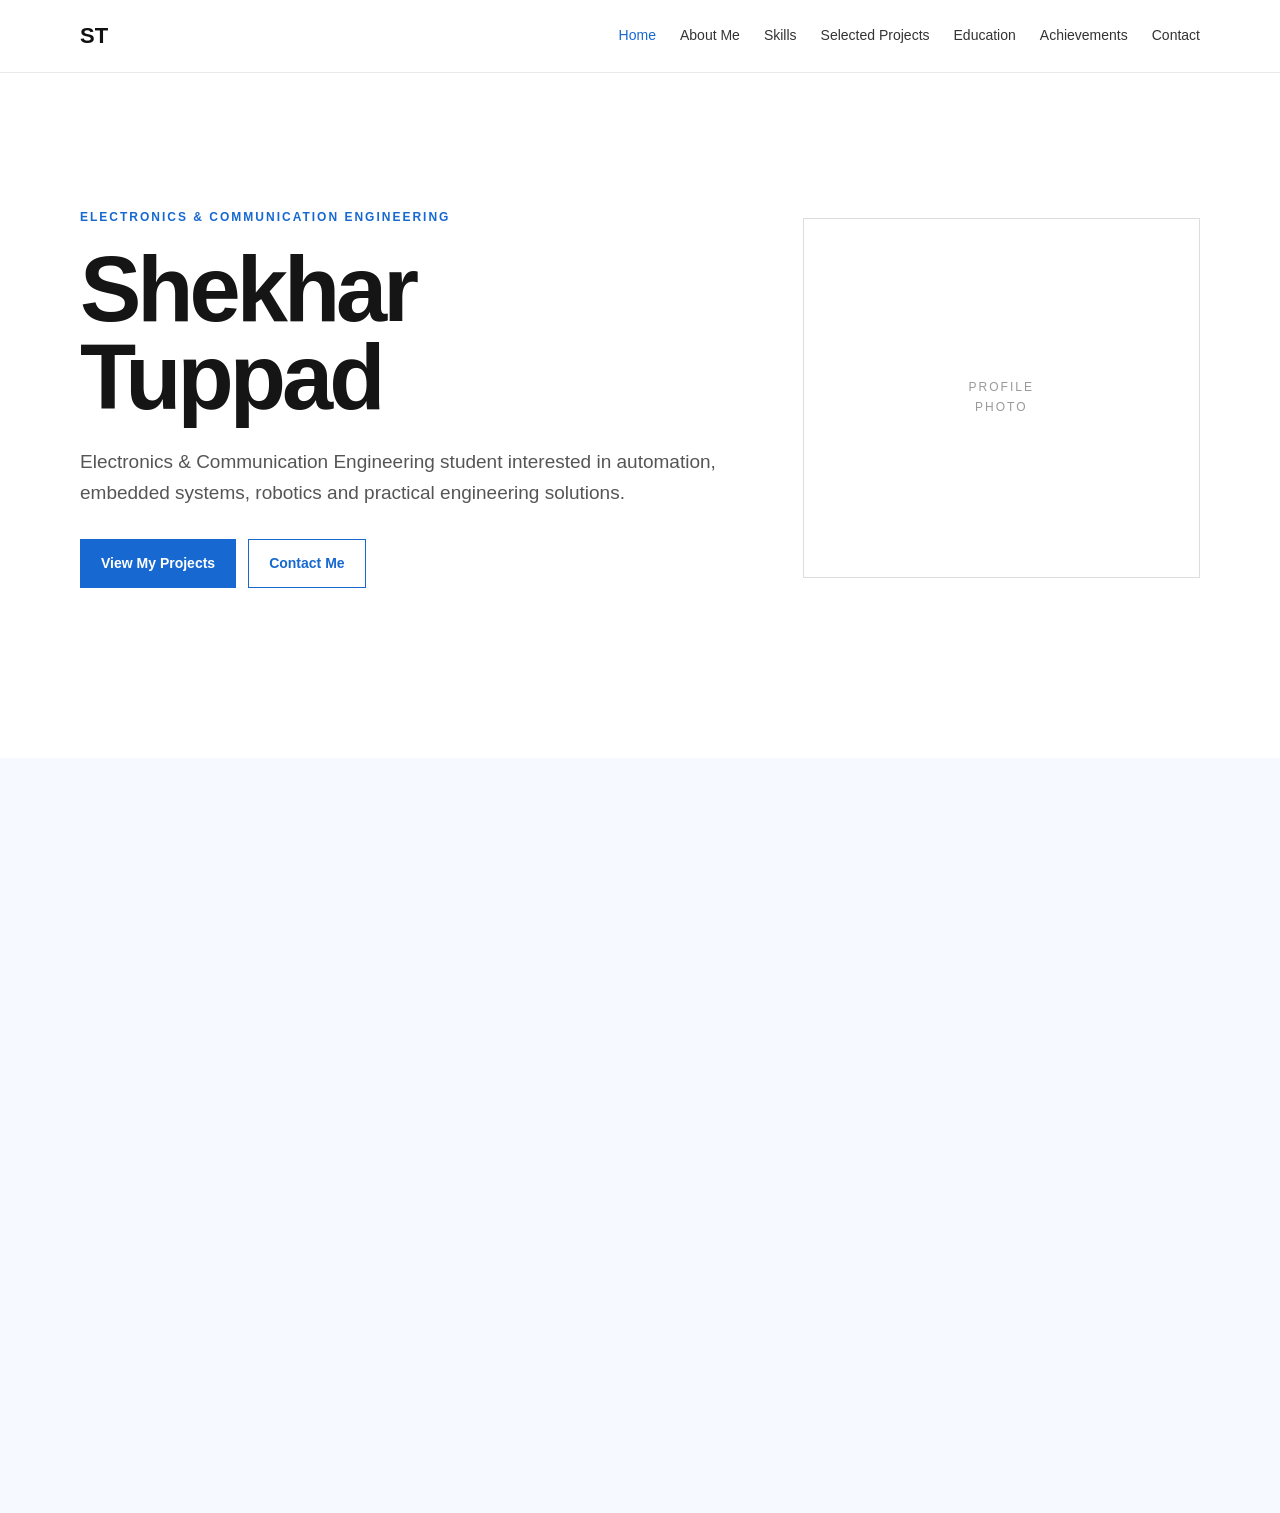
<file: index.html>
<!DOCTYPE html><html lang="en"><head><meta charset="UTF-8"><meta name="viewport" content="width=device-width,initial-scale=1.0"><meta name="description" content="Shekhar Tuppad — Electronics and Communication Engineering student portfolio."><title>Shekhar Tuppad | ECE Student</title><link rel="stylesheet" href="css/style.css"></head><body>
<header class="header"><nav class="nav container"><a class="logo" href="index.html">ST</a><button class="menu-toggle" aria-label="Open navigation" aria-expanded="false">☰</button><div class="nav-links"><a class="active" href="index.html">Home</a><a href="about.html">About Me</a><a href="skills.html">Skills</a><a href="projects.html">Selected Projects</a><a href="education.html">Education</a><a href="achievements.html">Achievements</a><a href="contact.html">Contact</a></div></nav></header>
<main><section class="hero container"><div><p class="eyebrow">ELECTRONICS & COMMUNICATION ENGINEERING</p><h1>Shekhar<br>Tuppad</h1><p class="hero-subtitle">Electronics & Communication Engineering student interested in automation, embedded systems, robotics and practical engineering solutions.</p><div class="buttons"><a class="button primary" href="projects.html">View My Projects</a><a class="button secondary" href="contact.html">Contact Me</a></div></div><div class="photo-placeholder">PROFILE<br>PHOTO</div></section></main>


<section class="newsletter-section">
    <div class="container newsletter-container">
        <div class="newsletter-form">
            <iframe
                src="https://351d74e4.sibforms.com/v2/serve/[base64]"
                width="540"
                height="700"
                frameborder="0"
                scrolling="no"
                loading="lazy"
                title="Shekhar Tuppad Newsletter Subscription">
            </iframe>
        </div>
    </div>
</section>
</file>
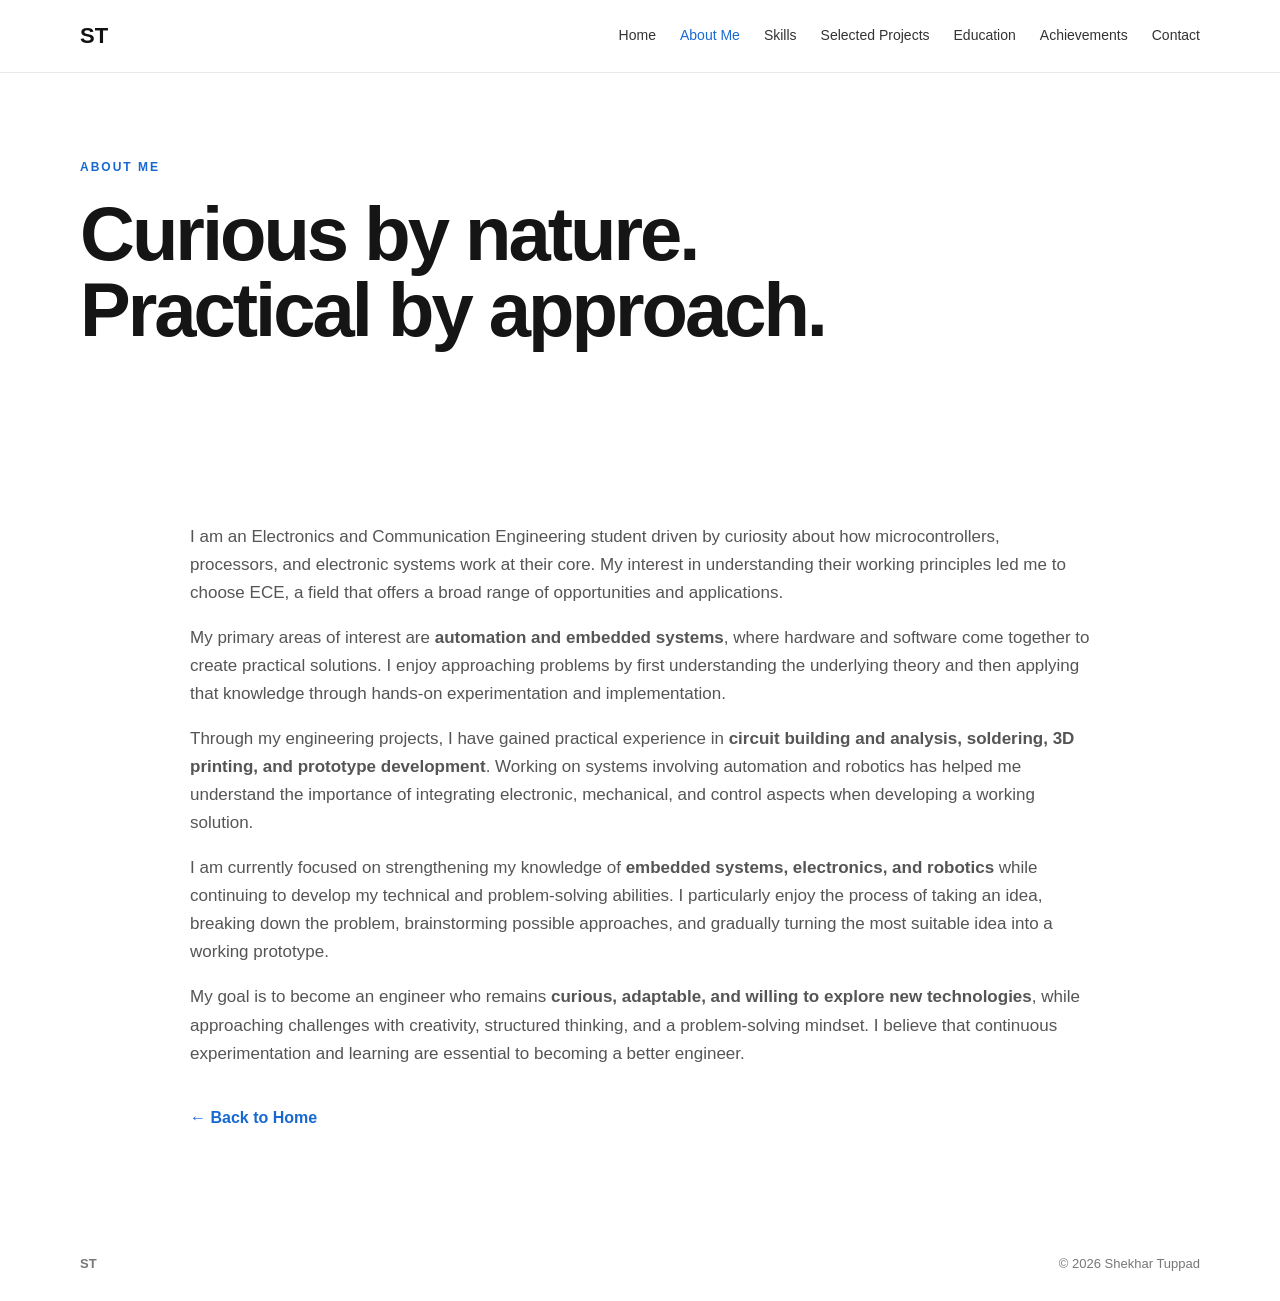
<file: about.html>
<!DOCTYPE html><html lang="en"><head><meta charset="UTF-8"><meta name="viewport" content="width=device-width,initial-scale=1.0"><title>About Me | Shekhar Tuppad</title><link rel="stylesheet" href="css/style.css"></head><body>
<header class="header"><nav class="nav container"><a class="logo" href="index.html">ST</a><button class="menu-toggle" aria-label="Open navigation" aria-expanded="false">☰</button><div class="nav-links"><a href="index.html">Home</a><a class="active" href="about.html">About Me</a><a href="skills.html">Skills</a><a href="projects.html">Selected Projects</a><a href="education.html">Education</a><a href="achievements.html">Achievements</a><a href="contact.html">Contact</a></div></nav></header>
<main><section class="page-hero container"><p class="eyebrow">ABOUT ME</p><h1>Curious by nature.<br>Practical by approach.</h1></section><section class="section container detail"><p>I am an Electronics and Communication Engineering student driven by curiosity about how microcontrollers, processors, and electronic systems work at their core. My interest in understanding their working principles led me to choose ECE, a field that offers a broad range of opportunities and applications.</p><p>My primary areas of interest are <strong>automation and embedded systems</strong>, where hardware and software come together to create practical solutions. I enjoy approaching problems by first understanding the underlying theory and then applying that knowledge through hands-on experimentation and implementation.</p><p>Through my engineering projects, I have gained practical experience in <strong>circuit building and analysis, soldering, 3D printing, and prototype development</strong>. Working on systems involving automation and robotics has helped me understand the importance of integrating electronic, mechanical, and control aspects when developing a working solution.</p><p>I am currently focused on strengthening my knowledge of <strong>embedded systems, electronics, and robotics</strong> while continuing to develop my technical and problem-solving abilities. I particularly enjoy the process of taking an idea, breaking down the problem, brainstorming possible approaches, and gradually turning the most suitable idea into a working prototype.</p><p>My goal is to become an engineer who remains <strong>curious, adaptable, and willing to explore new technologies</strong>, while approaching challenges with creativity, structured thinking, and a problem-solving mindset. I believe that continuous experimentation and learning are essential to becoming a better engineer.</p><a class="back" href="index.html">← Back to Home</a></section></main><footer><div class="container footer"><strong>ST</strong><span>© 2026 Shekhar Tuppad</span></div></footer><script>const b=document.querySelector(".menu-toggle"),n=document.querySelector(".nav-links");if(b){b.addEventListener("click",()=>{const o=n.classList.toggle("open");b.setAttribute("aria-expanded",o);});n.querySelectorAll("a").forEach(a=>a.addEventListener("click",()=>n.classList.remove("open")));}</script></body></html>
</file>
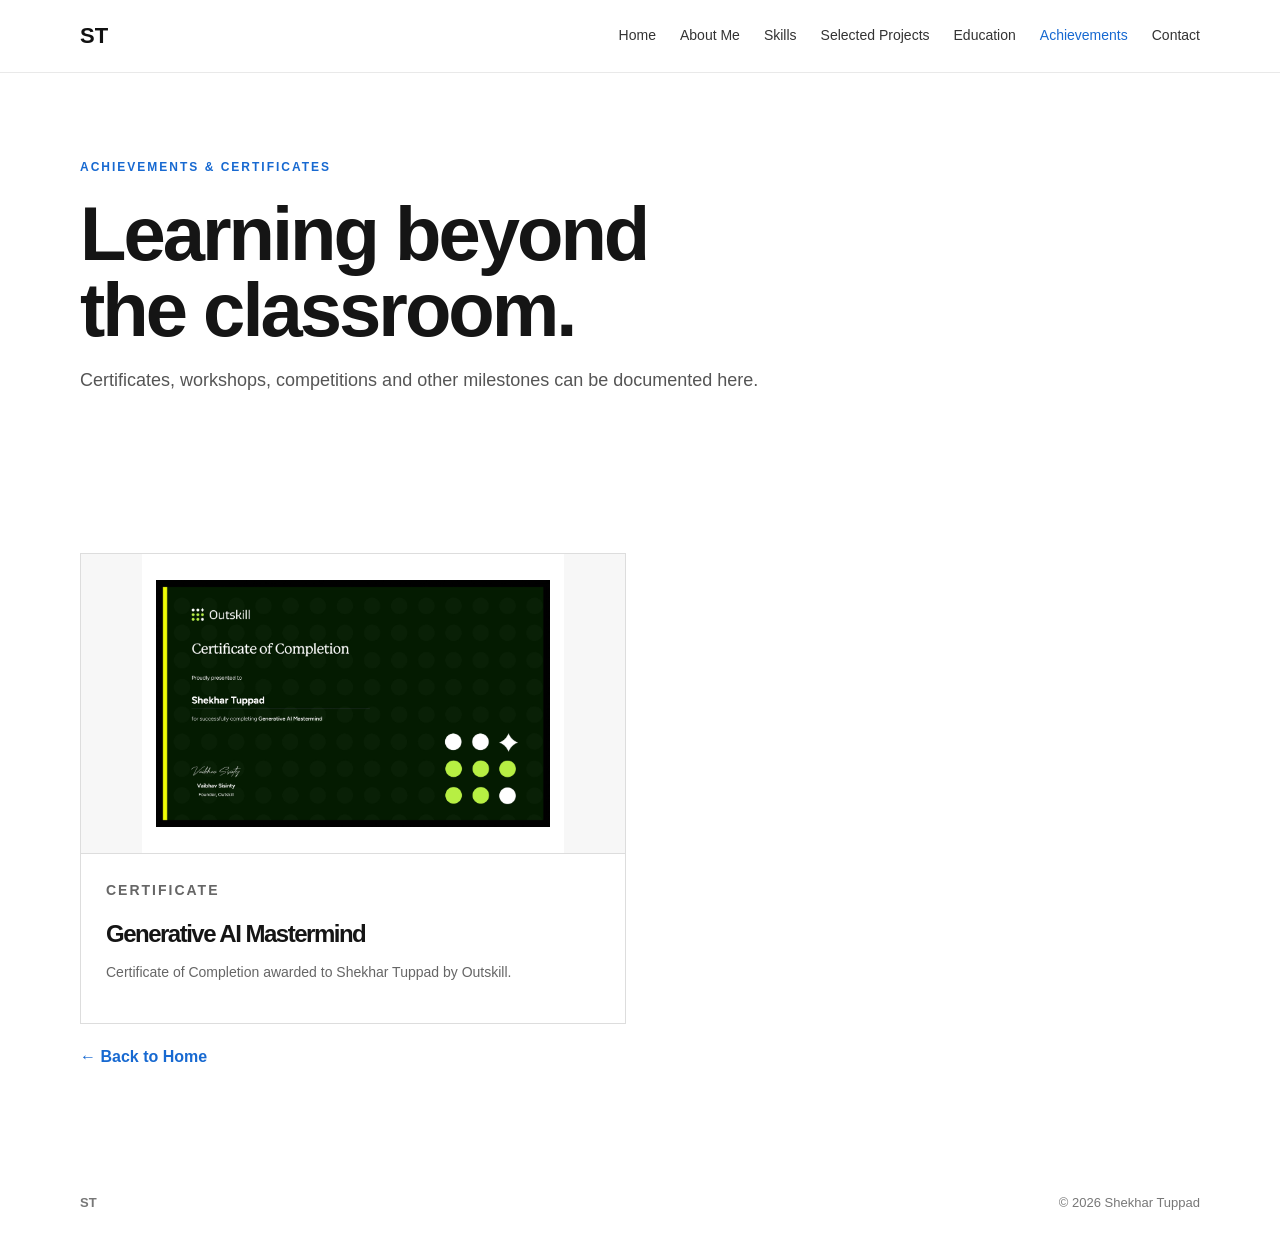
<file: achievements.html>
<!DOCTYPE html><html lang="en"><head><meta charset="UTF-8"><meta name="viewport" content="width=device-width,initial-scale=1.0"><title>Achievements & Certificates | Shekhar Tuppad</title><link rel="stylesheet" href="css/style.css"></head><body>
<header class="header"><nav class="nav container"><a class="logo" href="index.html">ST</a><button class="menu-toggle" aria-label="Open navigation" aria-expanded="false">☰</button><div class="nav-links"><a href="index.html">Home</a><a href="about.html">About Me</a><a href="skills.html">Skills</a><a href="projects.html">Selected Projects</a><a href="education.html">Education</a><a class="active" href="achievements.html">Achievements</a><a href="contact.html">Contact</a></div></nav></header>
<main><section class="page-hero container"><p class="eyebrow">ACHIEVEMENTS & CERTIFICATES</p><h1>Learning beyond<br>the classroom.</h1><p class="wide-text">Certificates, workshops, competitions and other milestones can be documented here.</p></section>
<section class="section container"><div class="certificate-grid"><article class="certificate-card"><img src="images/certificate-generative-ai.jpeg.png" alt="Generative AI Mastermind certificate awarded to Shekhar Tuppad"><div class="certificate-info"><p class="eyebrow">CERTIFICATE</p><h2>Generative AI Mastermind</h2><p>Certificate of Completion awarded to Shekhar Tuppad by Outskill.</p></div></article></div><a class="back" href="index.html">← Back to Home</a></section></main>
<footer><div class="container footer"><strong>ST</strong><span>© 2026 Shekhar Tuppad</span></div></footer><script>const b=document.querySelector(".menu-toggle"),n=document.querySelector(".nav-links");if(b){b.addEventListener("click",()=>{const o=n.classList.toggle("open");b.setAttribute("aria-expanded",o);});n.querySelectorAll("a").forEach(a=>a.addEventListener("click",()=>n.classList.remove("open")));}</script></body></html>
</file>
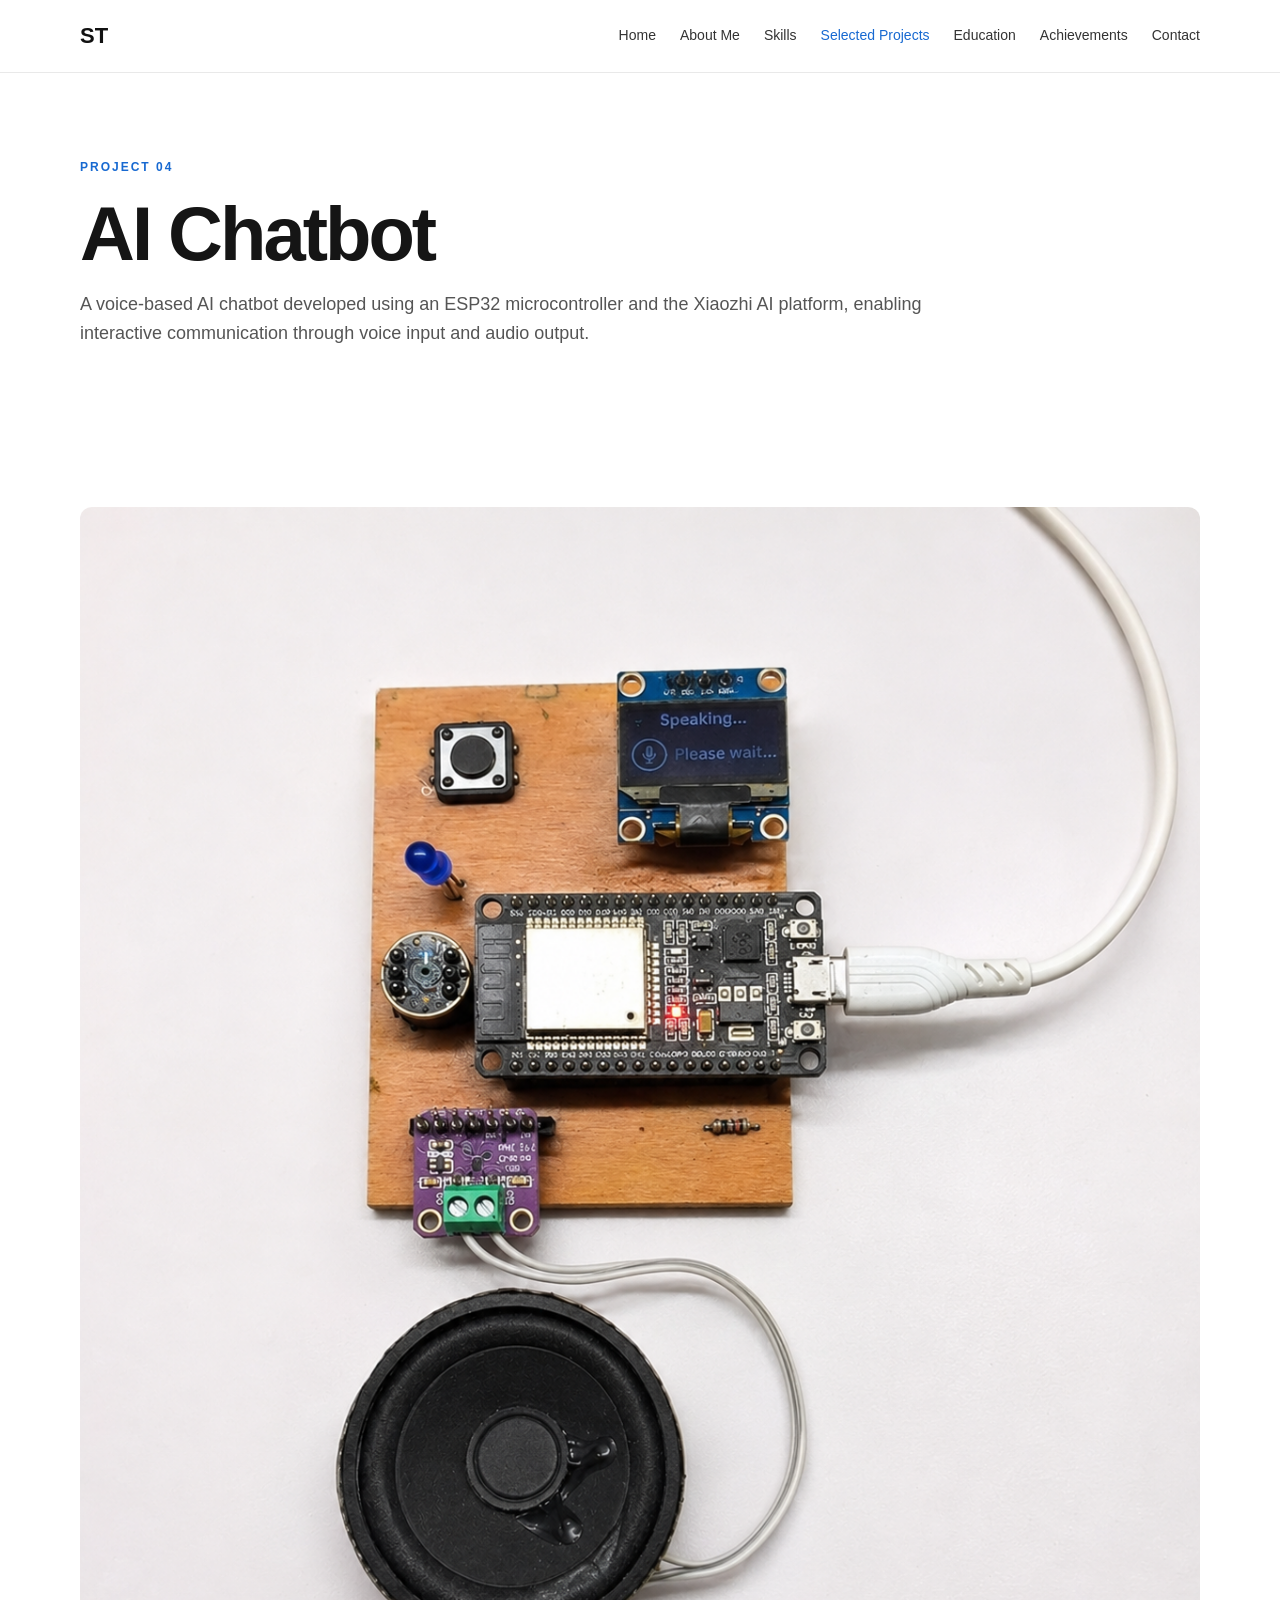
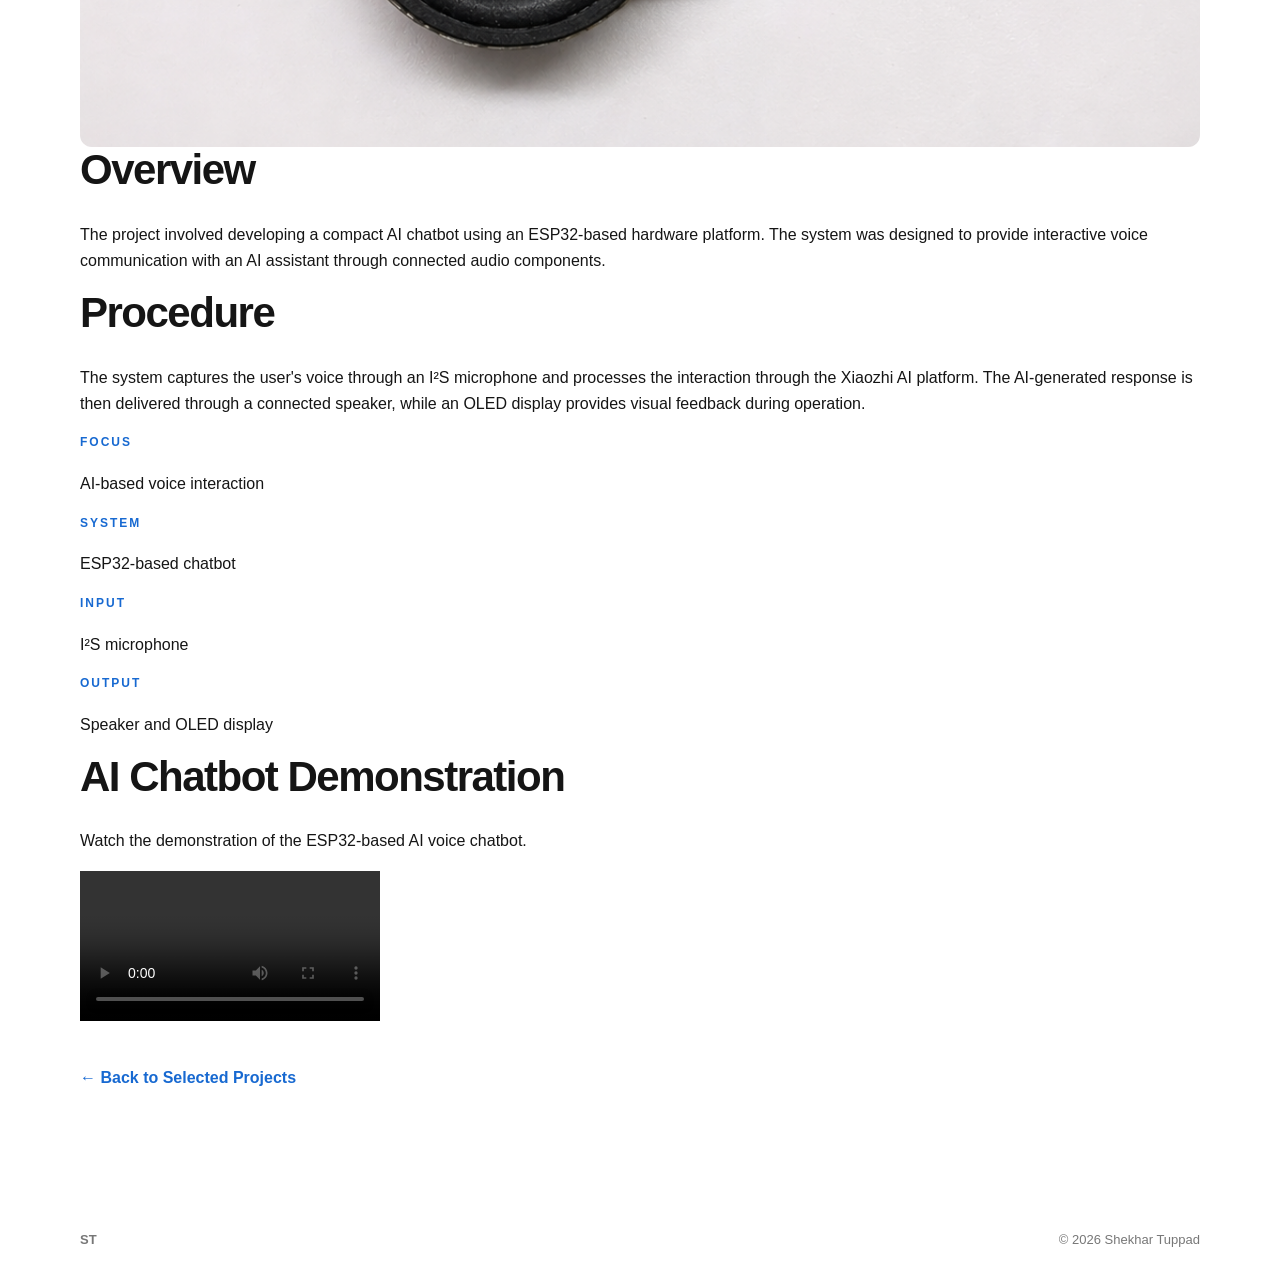
<file: ai-chatbot.html>
<!DOCTYPE html>
<html lang="en">
<head>
<meta charset="UTF-8">
<meta name="viewport" content="width=device-width, initial-scale=1.0">
<title>AI Chatbot | Shekhar Tuppad</title>
<link rel="stylesheet" href="css/style.css">
</head>

<body>

<header class="header">
<nav class="nav container">
<a class="logo" href="index.html">ST</a>
<button class="menu-toggle" aria-label="Open navigation" aria-expanded="false">☰</button>

<div class="nav-links">
<a href="index.html">Home</a>
<a href="about.html">About Me</a>
<a href="skills.html">Skills</a>
<a class="active" href="projects.html">Selected Projects</a>
<a href="education.html">Education</a>
<a href="achievements.html">Achievements</a>
<a href="contact.html">Contact</a>
</div>
</nav>
</header>

<main>

<section class="page-hero container">
<p class="eyebrow">PROJECT 04</p>

<h1>AI Chatbot</h1>

<p class="wide-text">
A voice-based AI chatbot developed using an ESP32 microcontroller and the Xiaozhi AI platform, enabling interactive communication through voice input and audio output.
</p>
</section>

<section class="section container">

<div class="project-detail-image">
<img src="images/ai-chatbot.jpg"
     alt="ESP32-based AI Chatbot"
     style="width:100%;height:auto;display:block;border-radius:12px;">
</div>

<div class="project-detail-content">

<h2>Overview</h2>

<p>
The project involved developing a compact AI chatbot using an ESP32-based
hardware platform. The system was designed to provide interactive voice
communication with an AI assistant through connected audio components.
</p>

<h2>Procedure</h2>

<p>
The system captures the user's voice through an I²S microphone and processes
the interaction through the Xiaozhi AI platform. The AI-generated response is
then delivered through a connected speaker, while an OLED display provides
visual feedback during operation.
</p>

<div class="project-info">

<div>
<p class="eyebrow">FOCUS</p>
<p>AI-based voice interaction</p>
</div>

<div>
<p class="eyebrow">SYSTEM</p>
<p>ESP32-based chatbot</p>
</div>

<div>
<p class="eyebrow">INPUT</p>
<p>I²S microphone</p>
</div>

<div>
<p class="eyebrow">OUTPUT</p>
<p>Speaker and OLED display</p>
</div>

</div>

</div>

<section class="video-section">

<h2>AI Chatbot Demonstration</h2>

<p>
Watch the demonstration of the ESP32-based AI voice chatbot.
</p>

<video controls playsinline preload="metadata">
<source src="videos/ai-chatbot-demo.mp4" type="video/mp4">
Your browser does not support video playback.
</video>

</section>

<p class="back-link">
<a class="back" href="projects.html">← Back to Selected Projects</a>
</p>

</section>

</main>

<footer>
<div class="container footer">
<strong>ST</strong>
<span>© 2026 Shekhar Tuppad</span>
</div>
</footer>

<script>
const menuToggle = document.querySelector(".menu-toggle");
const navLinks = document.querySelector(".nav-links");

if (menuToggle && navLinks) {
    menuToggle.addEventListener("click", () => {
        navLinks.classList.toggle("open");
        menuToggle.setAttribute(
            "aria-expanded",
            navLinks.classList.contains("open")
        );
    });
}
</script>

</body>
</html>
</file>
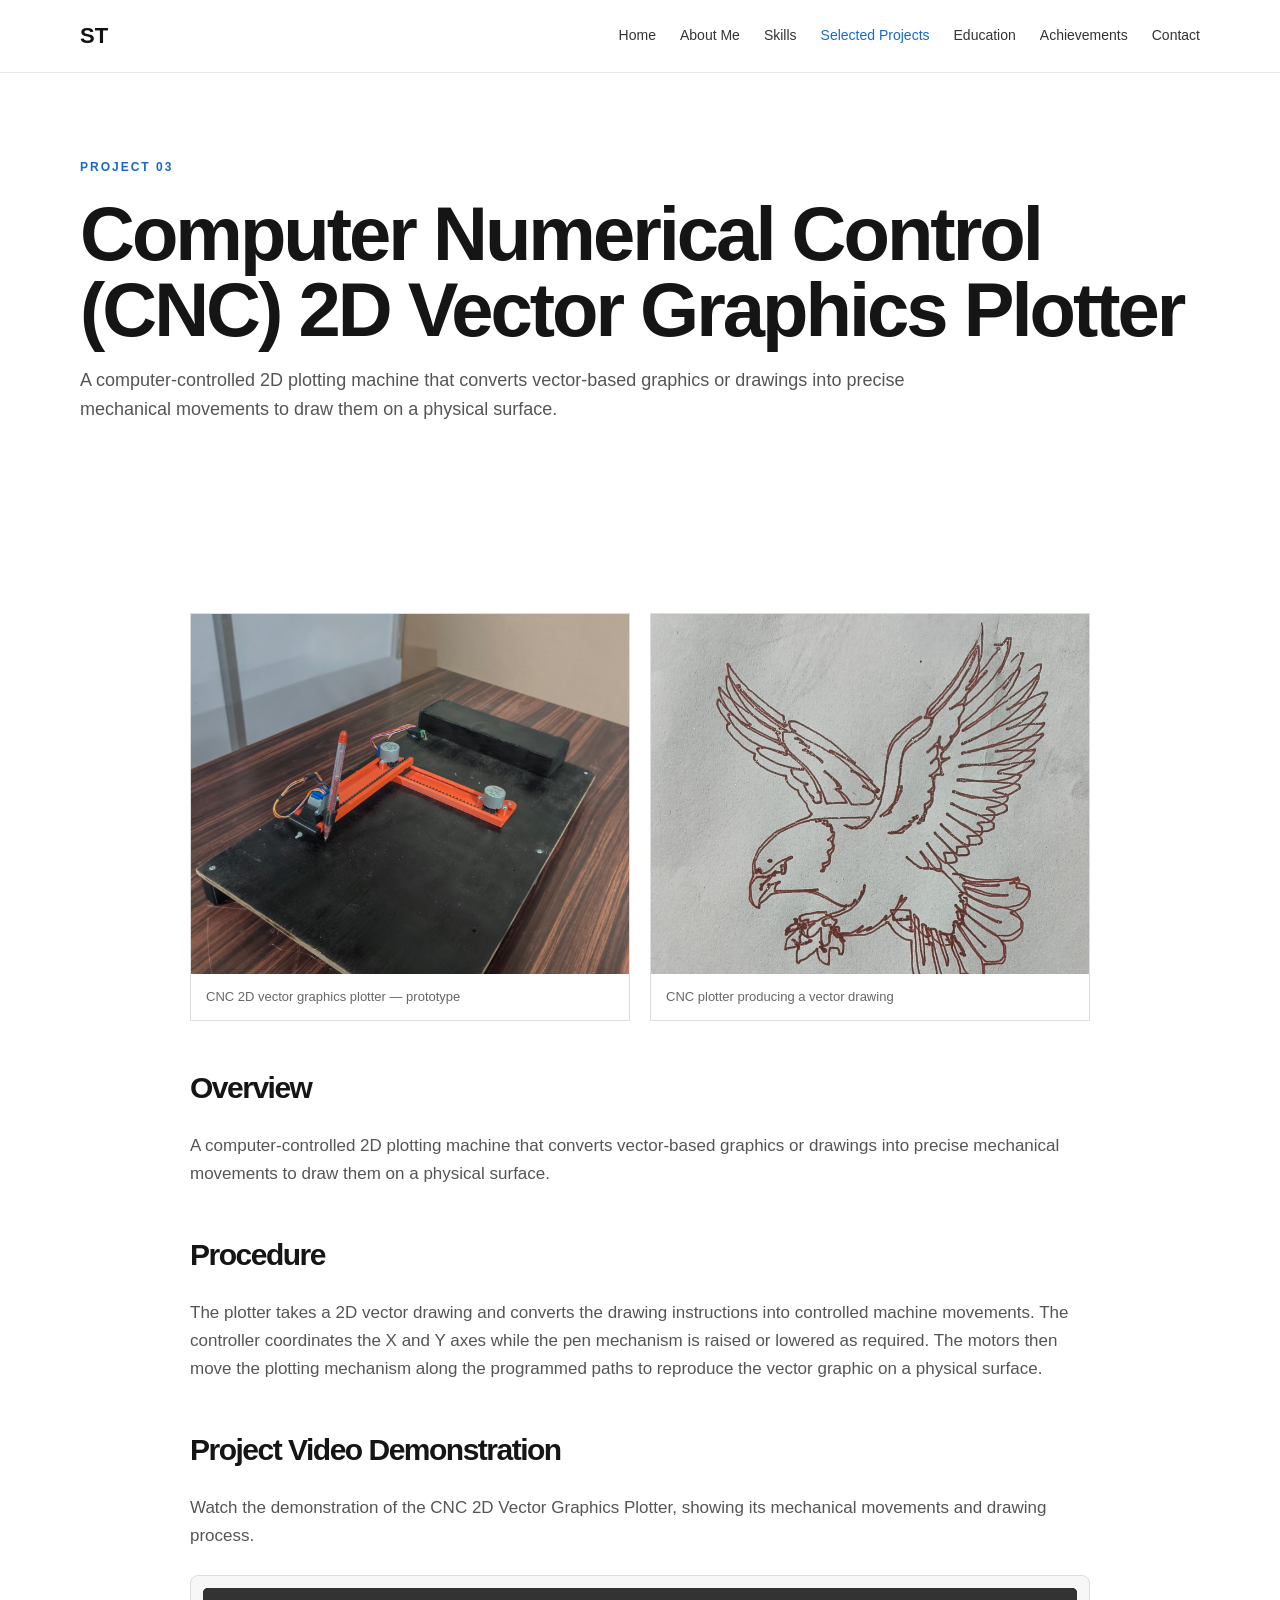
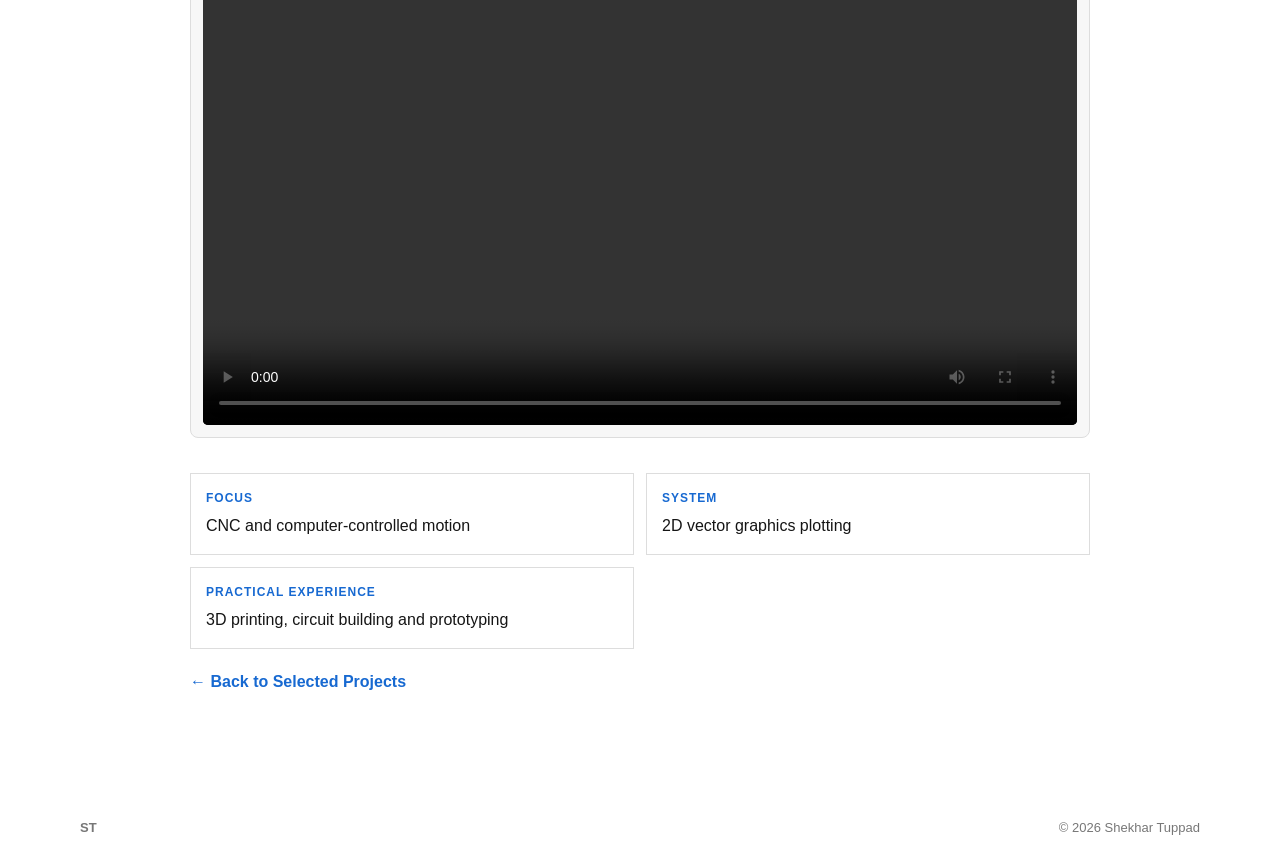
<file: cnc-plotter.html>
<!DOCTYPE html>
<html lang="en">
<head>
<meta charset="UTF-8">
<meta name="viewport" content="width=device-width,initial-scale=1.0">

<title>Computer Numerical Control (CNC) 2D Vector Graphics Plotter | Shekhar Tuppad</title>

<link rel="stylesheet" href="css/style.css">
</head>

<body>

<header class="header">
<nav class="nav container">

<a class="logo" href="index.html">ST</a>

<button class="menu-toggle" aria-label="Open navigation" aria-expanded="false">☰</button>

<div class="nav-links">
<a href="index.html">Home</a>
<a href="about.html">About Me</a>
<a href="skills.html">Skills</a>
<a class="active" href="projects.html">Selected Projects</a>
<a href="education.html">Education</a>
<a href="achievements.html">Achievements</a>
<a href="contact.html">Contact</a>
</div>

</nav>
</header>

<main>

<section class="page-hero container">

<p class="eyebrow">PROJECT 03</p>

<h1>Computer Numerical Control (CNC) 2D Vector Graphics Plotter</h1>

<p class="wide-text">
A computer-controlled 2D plotting machine that converts vector-based graphics or drawings into precise mechanical movements to draw them on a physical surface.
</p>

</section>

<section class="section container detail">

<!-- PROJECT IMAGE GALLERY -->

<div class="project-gallery">

    <figure>
        <img src="images/cnc1.jpg"
             alt="CNC 2D vector graphics plotter — prototype">

        <figcaption>CNC 2D vector graphics plotter — prototype</figcaption>
    </figure>

    <figure>
        <img src="images/cnc2.jpg"
             alt="CNC plotter producing a vector drawing">

        <figcaption>CNC plotter producing a vector drawing</figcaption>
    </figure>

</div>


<!-- OVERVIEW -->

<h2>Overview</h2>

<p>
A computer-controlled 2D plotting machine that converts vector-based graphics or drawings into precise mechanical movements to draw them on a physical surface.
</p>


<!-- PROCEDURE -->

<h2>Procedure</h2>

<p>
The plotter takes a 2D vector drawing and converts the drawing instructions into controlled machine movements. The controller coordinates the X and Y axes while the pen mechanism is raised or lowered as required. The motors then move the plotting mechanism along the programmed paths to reproduce the vector graphic on a physical surface.
</p>


<!-- VIDEO DEMONSTRATION -->

<h2>Project Video Demonstration</h2>

<p>
Watch the demonstration of the CNC 2D Vector Graphics Plotter,
showing its mechanical movements and drawing process.
</p>

<div class="project-video" style="
    width:100%;
    margin:25px 0 35px;
    padding:12px;
    border:1px solid #ddd;
    border-radius:8px;
    background:#f7f7f7;
    box-sizing:border-box;
">

    <video controls preload="metadata" playsinline
           style="
               display:block;
               width:100%;
               max-height:550px;
               border-radius:5px;
               background:#000;
           ">

        <source src="videos/writing-machine-demo.mp4"
                type="video/mp4">

        Your browser does not support HTML video.

    </video>

</div>


<!-- PROJECT INFORMATION -->

<div class="info-list">

    <div>
        <strong>Focus</strong>
        CNC and computer-controlled motion
    </div>

    <div>
        <strong>System</strong>
        2D vector graphics plotting
    </div>

    <div>
        <strong>Practical Experience</strong>
        3D printing, circuit building and prototyping
    </div>

</div>


<a class="back" href="projects.html">← Back to Selected Projects</a>

</section>

</main>

<footer>
<div class="container footer">
<strong>ST</strong>
<span>© 2026 Shekhar Tuppad</span>
</div>
</footer>

<script>
const b = document.querySelector(".menu-toggle"),
n = document.querySelector(".nav-links");

if (b) {
    b.addEventListener("click", () => {
        const o = n.classList.toggle("open");
        b.setAttribute("aria-expanded", o);
    });

    n.querySelectorAll("a").forEach(a =>
        a.addEventListener("click", () => n.classList.remove("open"))
    );
}
</script>

</body>
</html>
</file>
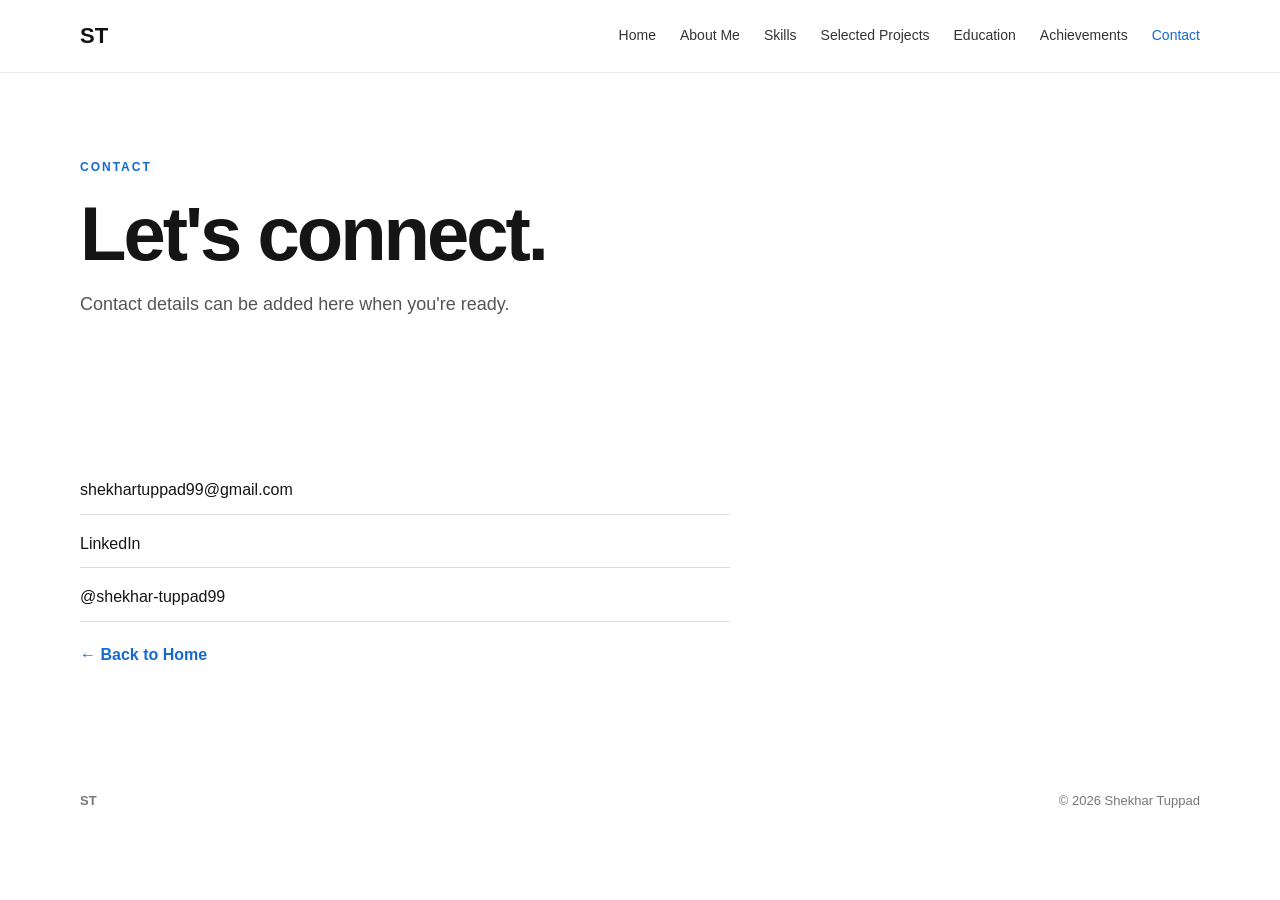
<file: contact.html>
<!DOCTYPE html><html lang="en"><head><meta charset="UTF-8"><meta name="viewport" content="width=device-width,initial-scale=1.0"><title>Contact | Shekhar Tuppad</title><link rel="stylesheet" href="css/style.css"></head><body>
<header class="header"><nav class="nav container"><a class="logo" href="index.html">ST</a><button class="menu-toggle" aria-label="Open navigation" aria-expanded="false">☰</button><div class="nav-links"><a href="index.html">Home</a><a href="about.html">About Me</a><a href="skills.html">Skills</a><a href="projects.html">Selected Projects</a><a href="education.html">Education</a><a href="achievements.html">Achievements</a><a class="active" href="contact.html">Contact</a></div></nav></header>
<main><section class="page-hero container"><p class="eyebrow">CONTACT</p><h1>Let's connect.</h1><p class="wide-text">Contact details can be added here when you're ready.</p></section><section class="section container"><div class="contact-links" style="max-width:650px"><a style="color:#151515;border-color:#ddd" href="mailto:shekhartuppad99@gmail.com">shekhartuppad99@gmail.com</a><a style="color:#151515;border-color:#ddd" href="https://www.linkedin.com/in/shekhar-tuppad-08357b410?utm_source=share_via&utm_content=profile&utm_medium=member_android" target="_blank" rel="noopener">LinkedIn</a><a style="color:#151515;border-color:#ddd" href="https://github.com/shekhar-tuppad99" target="_blank" rel="noopener">@shekhar-tuppad99</a></div><a class="back" href="index.html">← Back to Home</a></section></main><footer><div class="container footer"><strong>ST</strong><span>© 2026 Shekhar Tuppad</span></div></footer><script>const b=document.querySelector(".menu-toggle"),n=document.querySelector(".nav-links");if(b){b.addEventListener("click",()=>{const o=n.classList.toggle("open");b.setAttribute("aria-expanded",o);});n.querySelectorAll("a").forEach(a=>a.addEventListener("click",()=>n.classList.remove("open")));}</script></body></html>
</file>
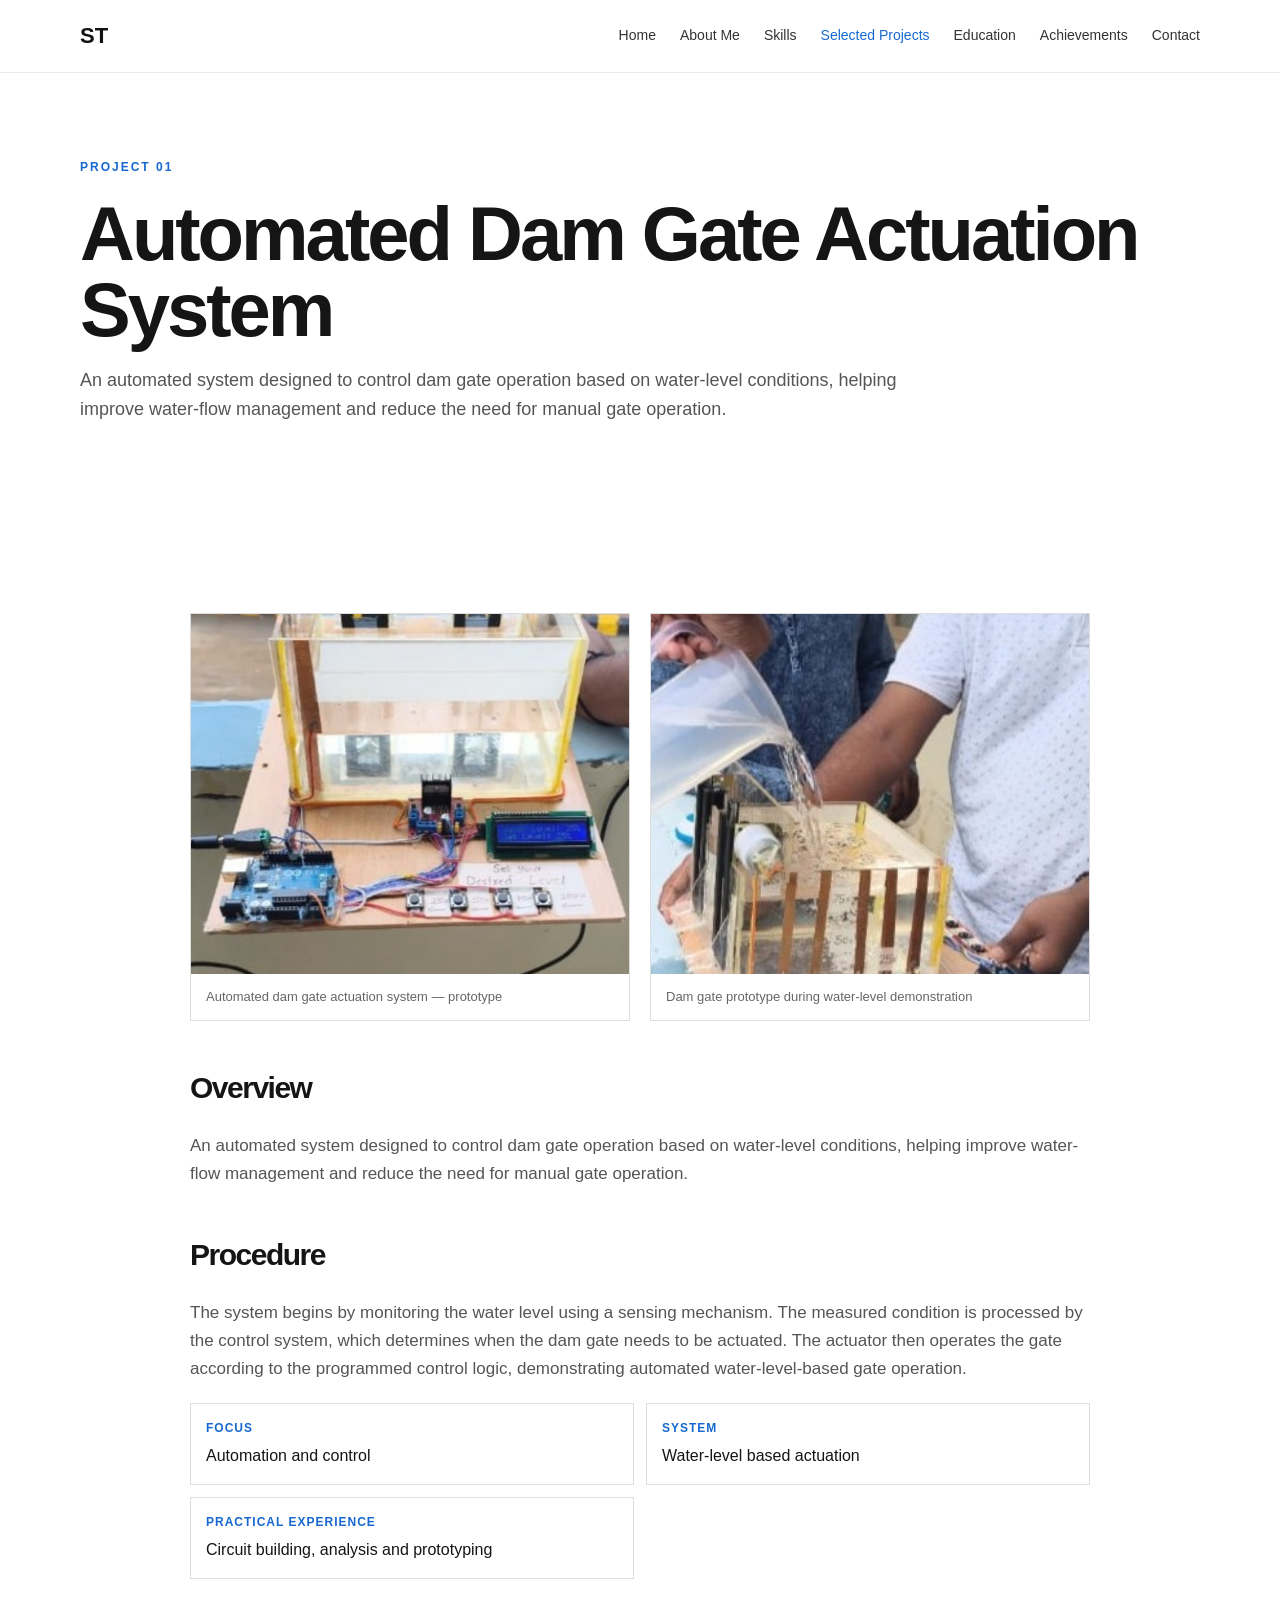
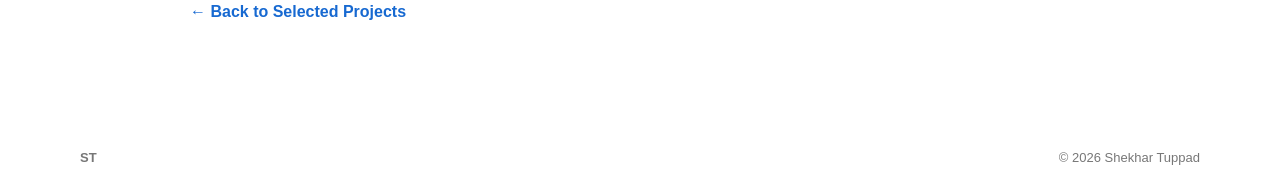
<file: dam-gate.html>
<!DOCTYPE html><html lang="en"><head><meta charset="UTF-8"><meta name="viewport" content="width=device-width,initial-scale=1.0">
<title>Automated Dam Gate Actuation System | Shekhar Tuppad</title><link rel="stylesheet" href="css/style.css"></head><body>
<header class="header"><nav class="nav container"><a class="logo" href="index.html">ST</a><button class="menu-toggle" aria-label="Open navigation" aria-expanded="false">☰</button><div class="nav-links">
<a href="index.html">Home</a><a href="about.html">About Me</a><a href="skills.html">Skills</a><a class="active" href="projects.html">Selected Projects</a><a href="education.html">Education</a><a href="achievements.html">Achievements</a><a href="contact.html">Contact</a>
</div></nav></header>
<main><section class="page-hero container"><p class="eyebrow">PROJECT 01</p><h1>Automated Dam Gate Actuation System</h1><p class="wide-text">An automated system designed to control dam gate operation based on water-level conditions, helping improve water-flow management and reduce the need for manual gate operation.</p></section>
<section class="section container detail">
<div class="project-gallery"><figure><img src="images/dam1.jpg" alt="Automated dam gate actuation system — prototype"><figcaption>Automated dam gate actuation system — prototype</figcaption></figure><figure><img src="images/dam2.jpg" alt="Dam gate prototype during water-level demonstration"><figcaption>Dam gate prototype during water-level demonstration</figcaption></figure></div>
<h2>Overview</h2><p>An automated system designed to control dam gate operation based on water-level conditions, helping improve water-flow management and reduce the need for manual gate operation.</p>
<h2>Procedure</h2><p>The system begins by monitoring the water level using a sensing mechanism. The measured condition is processed by the control system, which determines when the dam gate needs to be actuated. The actuator then operates the gate according to the programmed control logic, demonstrating automated water-level-based gate operation.</p>
<div class="info-list"><div><strong>Focus</strong>Automation and control</div><div><strong>System</strong>Water-level based actuation</div><div><strong>Practical Experience</strong>Circuit building, analysis and prototyping</div></div>
<a class="back" href="projects.html">← Back to Selected Projects</a></section></main>
<footer><div class="container footer"><strong>ST</strong><span>© 2026 Shekhar Tuppad</span></div></footer><script>const b=document.querySelector(".menu-toggle"),n=document.querySelector(".nav-links");if(b){b.addEventListener("click",()=>{const o=n.classList.toggle("open");b.setAttribute("aria-expanded",o);});n.querySelectorAll("a").forEach(a=>a.addEventListener("click",()=>n.classList.remove("open")));}</script></body></html>
</file>
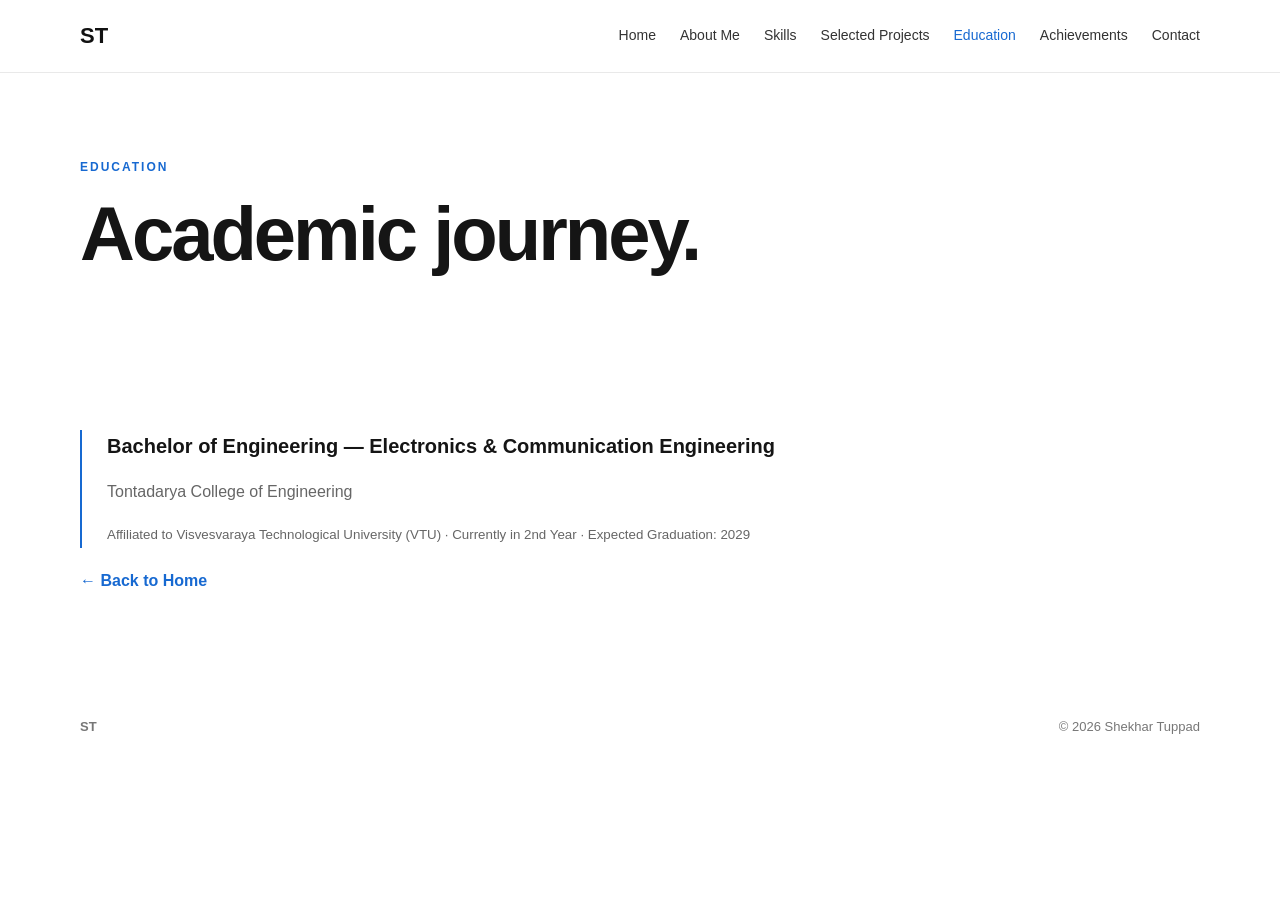
<file: education.html>
<!DOCTYPE html><html lang="en"><head><meta charset="UTF-8"><meta name="viewport" content="width=device-width,initial-scale=1.0"><title>Education | Shekhar Tuppad</title><link rel="stylesheet" href="css/style.css"></head><body>
<header class="header"><nav class="nav container"><a class="logo" href="index.html">ST</a><button class="menu-toggle" aria-label="Open navigation" aria-expanded="false">☰</button><div class="nav-links"><a href="index.html">Home</a><a href="about.html">About Me</a><a href="skills.html">Skills</a><a href="projects.html">Selected Projects</a><a class="active" href="education.html">Education</a><a href="achievements.html">Achievements</a><a href="contact.html">Contact</a></div></nav></header>
<main><section class="page-hero container"><p class="eyebrow">EDUCATION</p><h1>Academic journey.</h1></section><section class="section container narrow"><div class="timeline"><strong>Bachelor of Engineering — Electronics & Communication Engineering</strong><p>Tontadarya College of Engineering</p><small>Affiliated to Visvesvaraya Technological University (VTU) · Currently in 2nd Year · Expected Graduation: 2029</small></div><a class="back" href="index.html">← Back to Home</a></section></main><footer><div class="container footer"><strong>ST</strong><span>© 2026 Shekhar Tuppad</span></div></footer><script>const b=document.querySelector(".menu-toggle"),n=document.querySelector(".nav-links");if(b){b.addEventListener("click",()=>{const o=n.classList.toggle("open");b.setAttribute("aria-expanded",o);});n.querySelectorAll("a").forEach(a=>a.addEventListener("click",()=>n.classList.remove("open")));}</script></body></html>
</file>
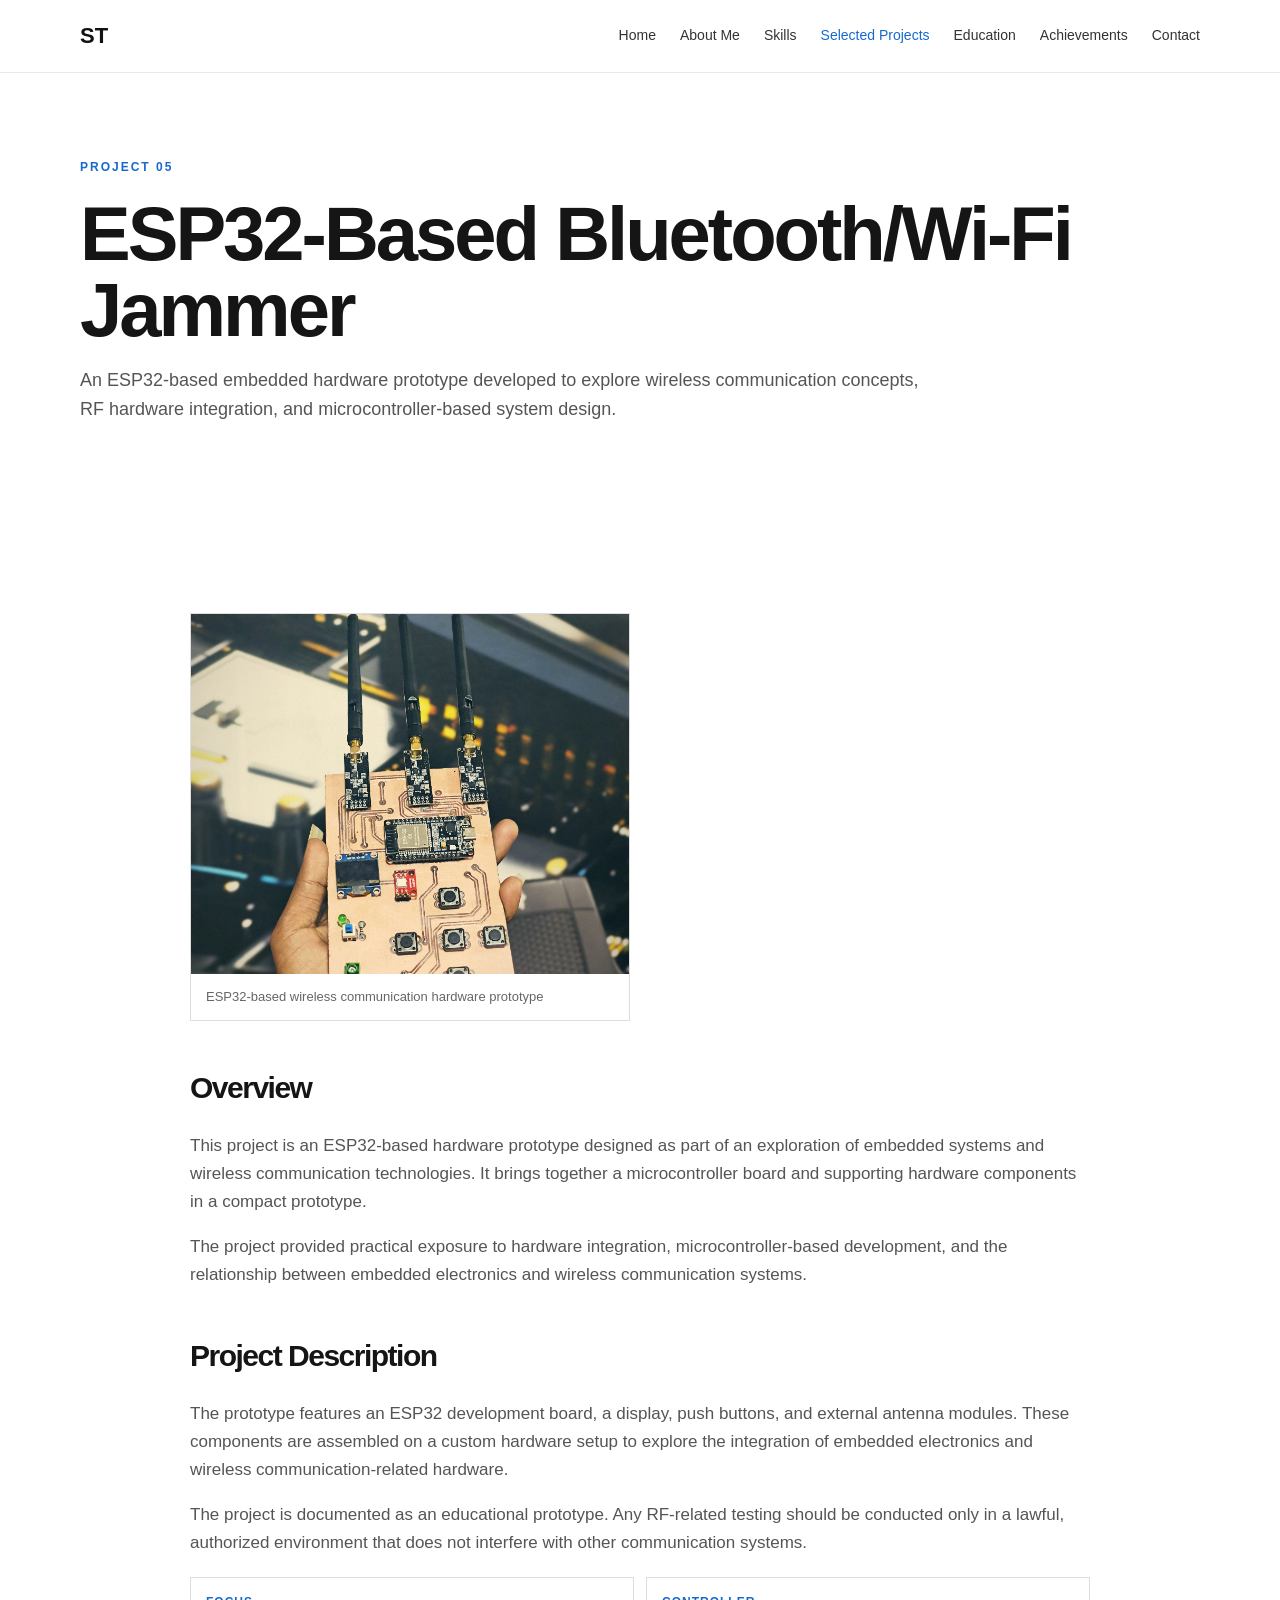
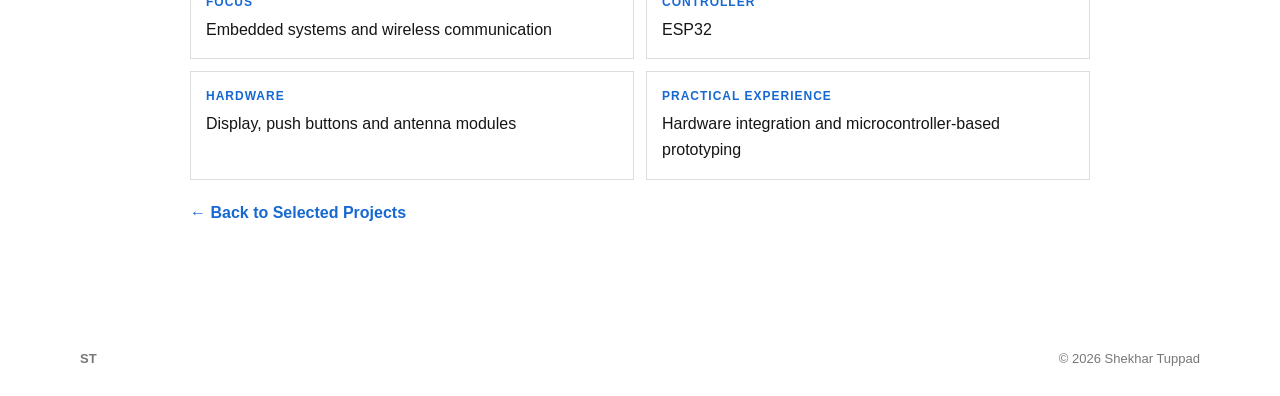
<file: jammer.html>
<!DOCTYPE html>
<html lang="en">
<head>
<meta charset="UTF-8">
<meta name="viewport" content="width=device-width, initial-scale=1.0">
<title>ESP32-Based Bluetooth/Wi-Fi Jammer | Shekhar Tuppad</title>
<link rel="stylesheet" href="css/style.css">
</head>

<body>

<header class="header">
<nav class="nav container">
<a class="logo" href="index.html">ST</a>
<button class="menu-toggle" aria-label="Open navigation" aria-expanded="false">☰</button>

<div class="nav-links">
<a href="index.html">Home</a>
<a href="about.html">About Me</a>
<a href="skills.html">Skills</a>
<a class="active" href="projects.html">Selected Projects</a>
<a href="education.html">Education</a>
<a href="achievements.html">Achievements</a>
<a href="contact.html">Contact</a>
</div>
</nav>
</header>

<main>

<section class="page-hero container">
<p class="eyebrow">PROJECT 05</p>

<h1>ESP32-Based Bluetooth/Wi-Fi Jammer</h1>

<p class="wide-text">
An ESP32-based embedded hardware prototype developed to explore wireless communication concepts, RF hardware integration, and microcontroller-based system design.
</p>
</section>

<section class="section container detail">

<div class="project-gallery">

<figure>
<img src="images/jammer.jpeg"
     alt="ESP32-based wireless communication hardware prototype">

<figcaption>
ESP32-based wireless communication hardware prototype
</figcaption>
</figure>

</div>

<h2>Overview</h2>

<p>
This project is an ESP32-based hardware prototype designed as part of an
exploration of embedded systems and wireless communication technologies.
It brings together a microcontroller board and supporting hardware
components in a compact prototype.
</p>

<p>
The project provided practical exposure to hardware integration,
microcontroller-based development, and the relationship between
embedded electronics and wireless communication systems.
</p>

<h2>Project Description</h2>

<p>
The prototype features an ESP32 development board, a display,
push buttons, and external antenna modules. These components
are assembled on a custom hardware setup to explore the
integration of embedded electronics and wireless
communication-related hardware.
</p>

<p>
The project is documented as an educational prototype.
Any RF-related testing should be conducted only in a lawful,
authorized environment that does not interfere with other
communication systems.
</p>

<div class="info-list">

<div>
<strong>Focus</strong>
Embedded systems and wireless communication
</div>

<div>
<strong>Controller</strong>
ESP32
</div>

<div>
<strong>Hardware</strong>
Display, push buttons and antenna modules
</div>

<div>
<strong>Practical Experience</strong>
Hardware integration and microcontroller-based prototyping
</div>

</div>

<a class="back" href="projects.html">← Back to Selected Projects</a>

</section>

</main>

<footer>
<div class="container footer">
<strong>ST</strong>
<span>© 2026 Shekhar Tuppad</span>
</div>
</footer>

<script>
const b = document.querySelector(".menu-toggle");
const n = document.querySelector(".nav-links");

if (b) {
    b.addEventListener("click", () => {
        const o = n.classList.toggle("open");
        b.setAttribute("aria-expanded", o);
    });

    n.querySelectorAll("a").forEach(a =>
        a.addEventListener("click", () => n.classList.remove("open"))
    );
}
</script>

</body>
</html>
</file>
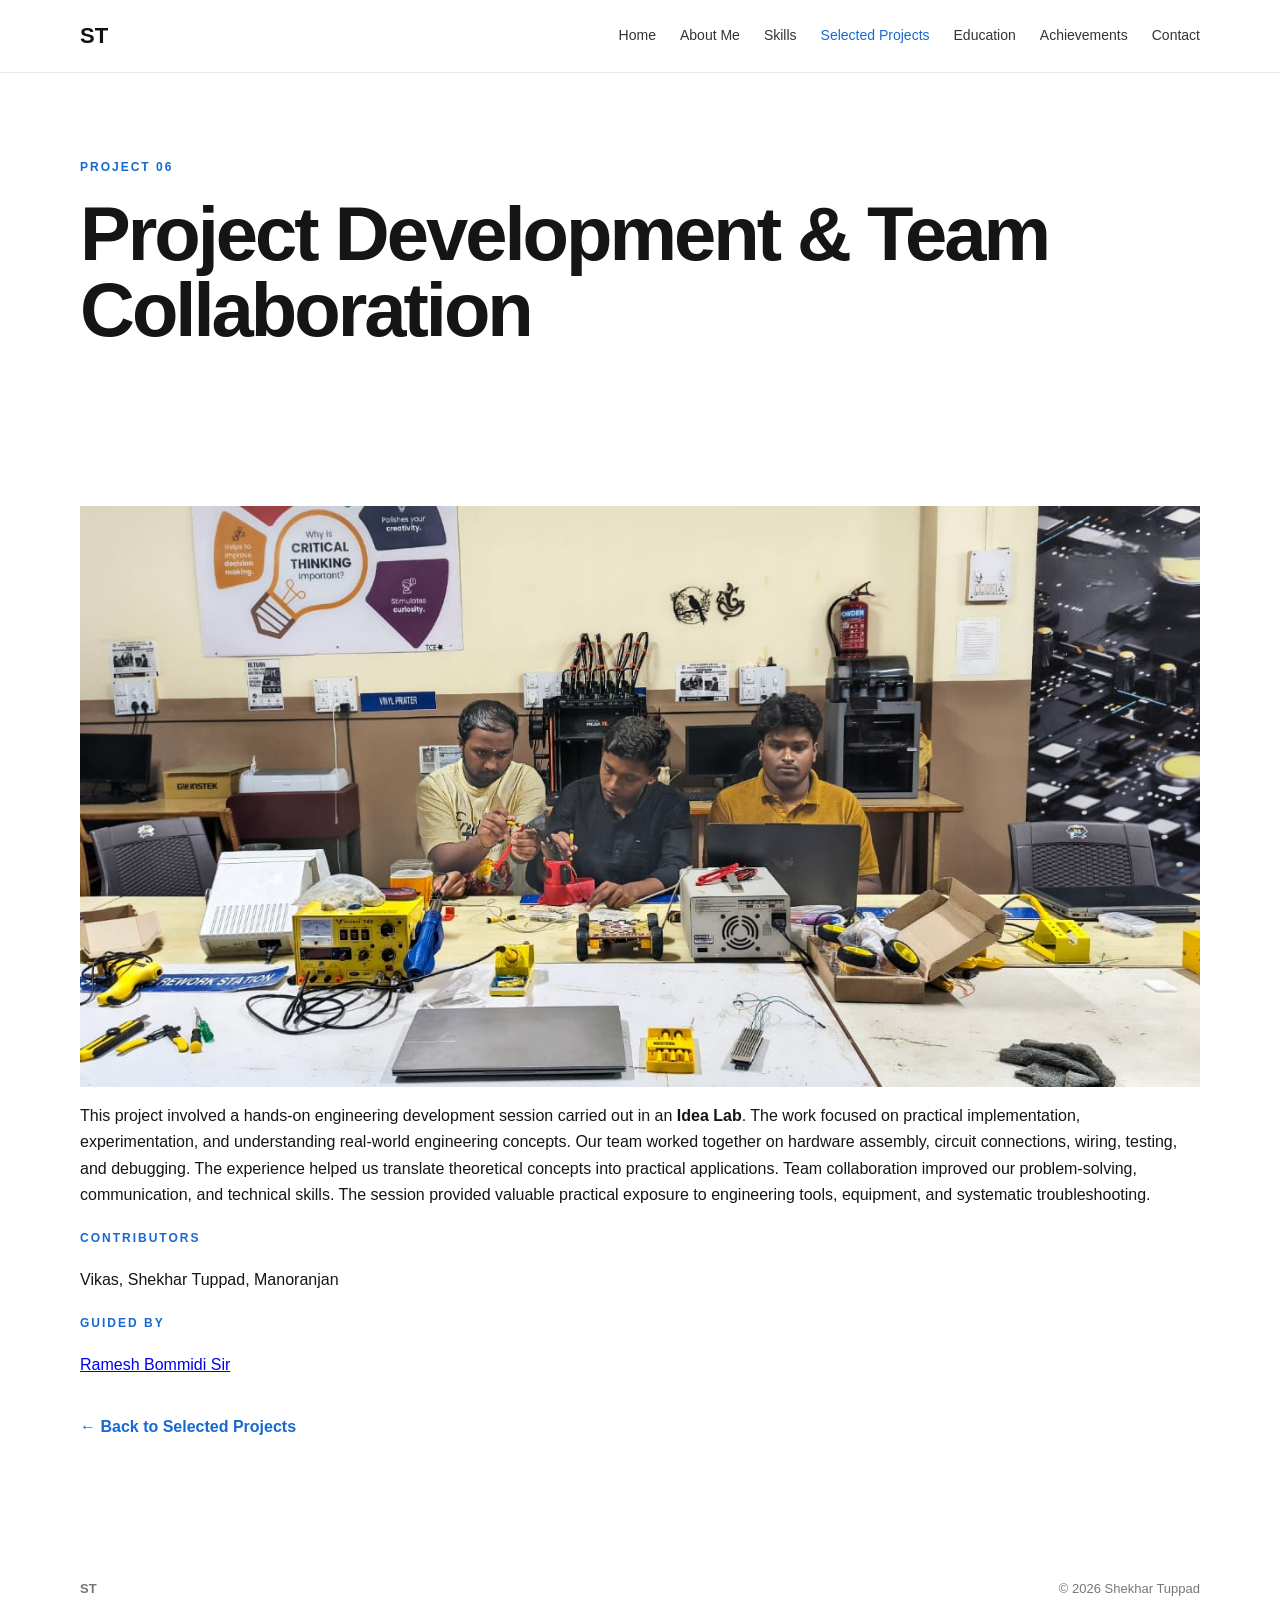
<file: project-development.html>
<!DOCTYPE html>
<html lang="en">
<head>
<meta charset="UTF-8">
<meta name="viewport" content="width=device-width, initial-scale=1.0">

<title>Project Development &amp; Team Collaboration | Shekhar Tuppad</title>

<link rel="stylesheet" href="css/style.css">
</head>

<body>

<header class="header">
<nav class="nav container">

<a class="logo" href="index.html">ST</a>

<button class="menu-toggle" aria-label="Open navigation" aria-expanded="false">☰</button>

<div class="nav-links">
<a href="index.html">Home</a>
<a href="about.html">About Me</a>
<a href="skills.html">Skills</a>
<a class="active" href="projects.html">Selected Projects</a>
<a href="education.html">Education</a>
<a href="achievements.html">Achievements</a>
<a href="contact.html">Contact</a>
</div>

</nav>
</header>

<main>

<section class="page-hero container">
<p class="eyebrow">PROJECT 06</p>
<h1>Project Development &amp; Team Collaboration</h1>
</section>

<section class="section container">

<div class="project-detail-image">
<img src="images/projectassociates.jpg"
     alt="Project development team at the Idea Lab"
     style="width:100%;height:auto;display:block;object-fit:contain;">
</div>

<div class="project-detail-content">

<p>
This project involved a hands-on engineering development session carried out in an <strong>Idea Lab</strong>.
The work focused on practical implementation, experimentation, and understanding real-world engineering concepts.
Our team worked together on hardware assembly, circuit connections, wiring, testing, and debugging.
The experience helped us translate theoretical concepts into practical applications.
Team collaboration improved our problem-solving, communication, and technical skills.
The session provided valuable practical exposure to engineering tools, equipment, and systematic troubleshooting.
</p>

<div class="project-info">

<div>
<span class="eyebrow">CONTRIBUTORS</span>
<p> Vikas, Shekhar Tuppad, Manoranjan</p>
</div>

<div>
<span class="eyebrow">GUIDED BY</span>
<p>
<a href="https://fabacademy.org/2025/labs/vigyanashram/students/ramesh-bommidi/about.html"
   target="_blank"
   rel="noopener noreferrer">
Ramesh Bommidi Sir
</a>
</p>
</div>

</div>

<p class="back-link">
<a class="back" href="projects.html">← Back to Selected Projects</a>
</p>

</div>

</section>

</main>

<footer>
<div class="container footer">
<strong>ST</strong>
<span>© 2026 Shekhar Tuppad</span>
</div>
</footer>

<script>
const b = document.querySelector(".menu-toggle");
const n = document.querySelector(".nav-links");

if (b) {
    b.addEventListener("click", () => {
        const o = n.classList.toggle("open");
        b.setAttribute("aria-expanded", o);
    });

    n.querySelectorAll("a").forEach(a =>
        a.addEventListener("click", () => n.classList.remove("open"))
    );
}
</script>

</body>
</html>
</file>
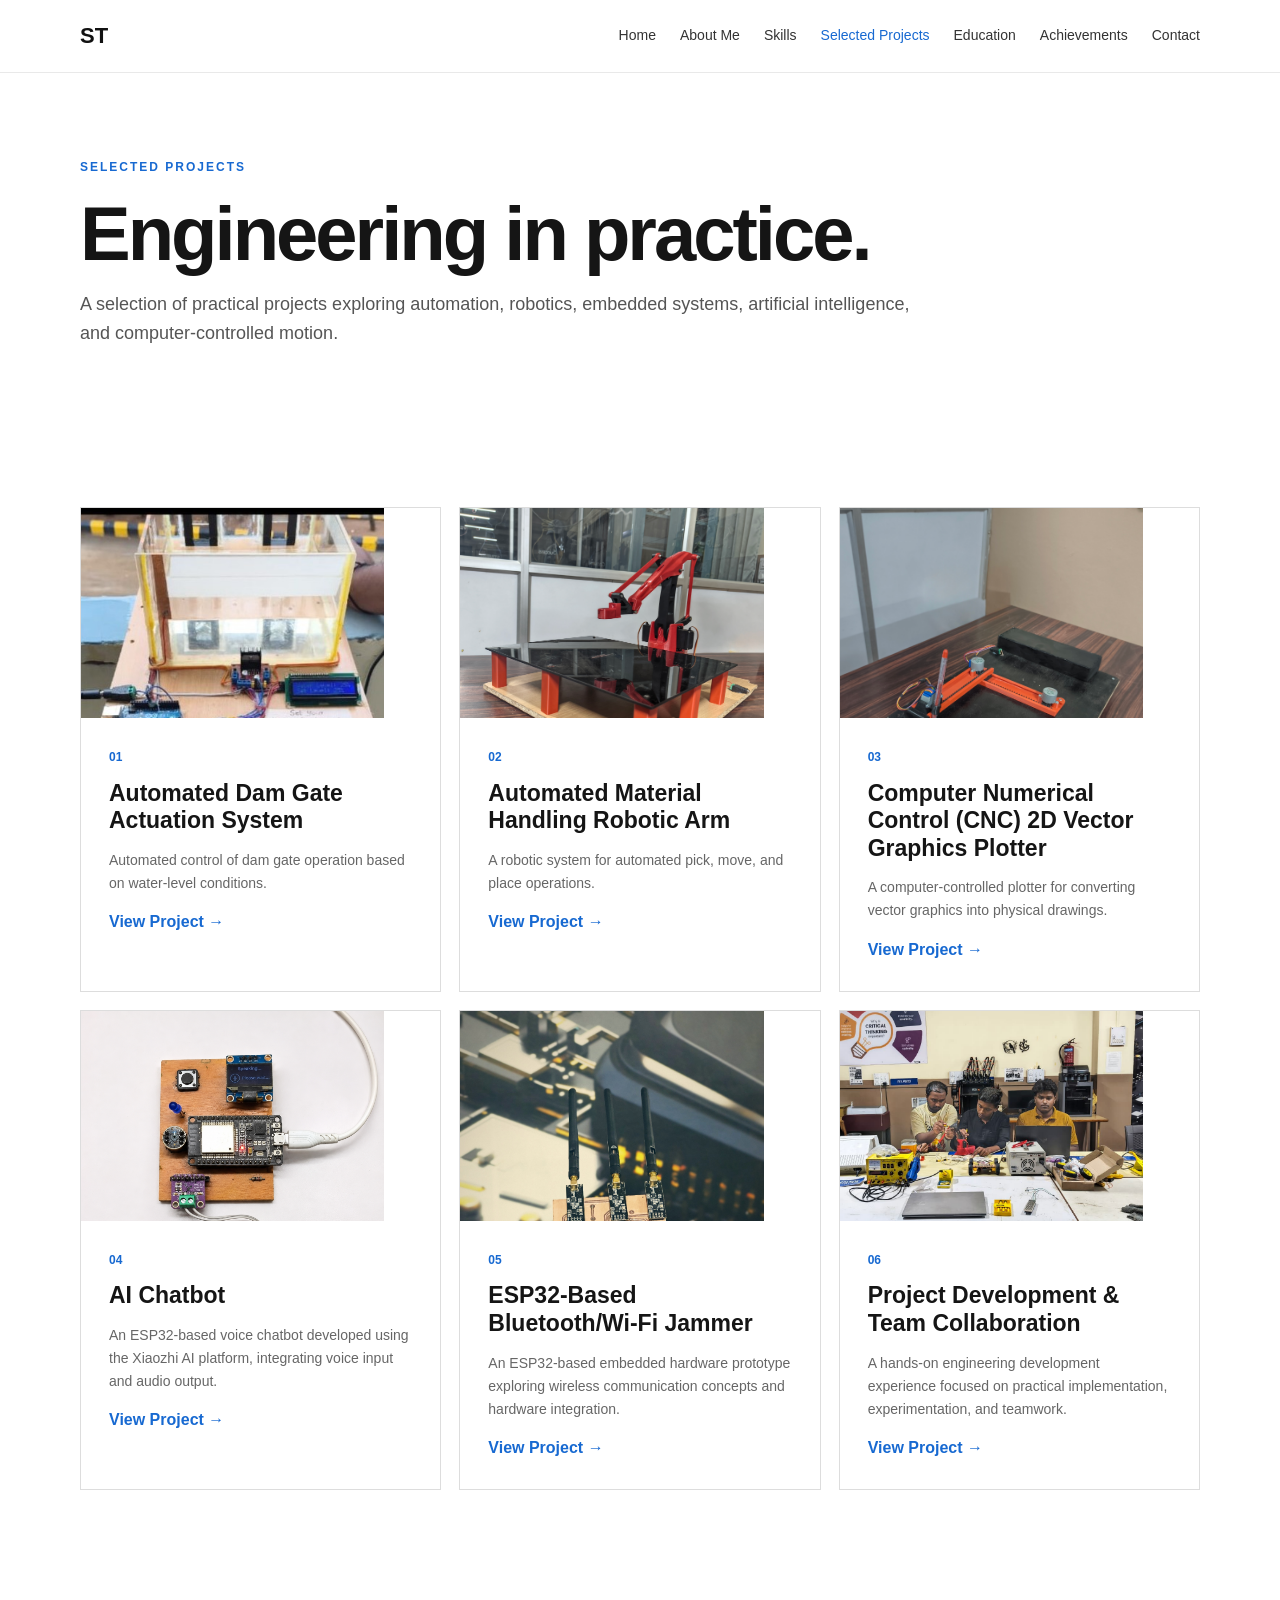
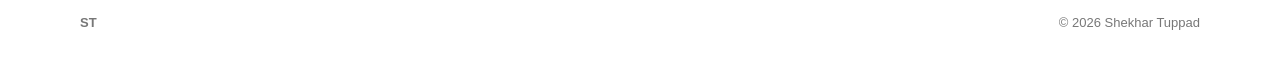
<file: projects.html>
<!DOCTYPE html>
<html lang="en">
<head>
<meta charset="UTF-8">
<meta name="viewport" content="width=device-width, initial-scale=1.0">

<title>Selected Projects | Shekhar Tuppad</title>

<link rel="stylesheet" href="css/style.css">
</head>

<body>

<header class="header">
<nav class="nav container">

<a class="logo" href="index.html">ST</a>

<button class="menu-toggle" aria-label="Open navigation" aria-expanded="false">☰</button>

<div class="nav-links">
<a href="index.html">Home</a>
<a href="about.html">About Me</a>
<a href="skills.html">Skills</a>
<a class="active" href="projects.html">Selected Projects</a>
<a href="education.html">Education</a>
<a href="achievements.html">Achievements</a>
<a href="contact.html">Contact</a>
</div>

</nav>
</header>

<main>

<section class="page-hero container">

<p class="eyebrow">SELECTED PROJECTS</p>

<h1>Engineering in practice.</h1>

<p class="wide-text">
A selection of practical projects exploring automation, robotics,
embedded systems, artificial intelligence, and computer-controlled motion.
</p>

</section>


<section class="section container">

<div class="cards">


<!-- PROJECT 01 -->

<a class="card" style="text-decoration:none;color:inherit" href="dam-gate.html">

<div class="project-image">
<img src="images/dam1.jpg" alt="Automated Dam Gate Actuation System">
</div>

<span class="number">01</span>

<h3>Automated Dam Gate Actuation System</h3>

<p>
Automated control of dam gate operation based on water-level conditions.
</p>

<span class="arrow">View Project →</span>

</a>


<!-- PROJECT 02 -->

<a class="card" style="text-decoration:none;color:inherit" href="robotic-arm.html">

<div class="project-image">
<img src="images/robotic-arm.jpg" alt="Automated Material Handling Robotic Arm">
</div>

<span class="number">02</span>

<h3>Automated Material Handling Robotic Arm</h3>

<p>
A robotic system for automated pick, move, and place operations.
</p>

<span class="arrow">View Project →</span>

</a>


<!-- PROJECT 03 -->

<a class="card" style="text-decoration:none;color:inherit" href="cnc-plotter.html">

<div class="project-image">
<img src="images/cnc1.jpg" alt="CNC 2D Vector Graphics Plotter">
</div>

<span class="number">03</span>

<h3>Computer Numerical Control (CNC) 2D Vector Graphics Plotter</h3>

<p>
A computer-controlled plotter for converting vector graphics into physical drawings.
</p>

<span class="arrow">View Project →</span>

</a>


<!-- PROJECT 04 -->

<a class="card" style="text-decoration:none;color:inherit" href="ai-chatbot.html">

<div class="project-image">
<img src="images/ai-chatbot.jpg" alt="ESP32-based AI Chatbot">
</div>

<span class="number">04</span>

<h3>AI Chatbot</h3>

<p>
An ESP32-based voice chatbot developed using the Xiaozhi AI platform,
integrating voice input and audio output.
</p>

<span class="arrow">View Project →</span>

</a>


<!-- PROJECT 05 -->

<a class="card" style="text-decoration:none;color:inherit" href="jammer.html">

<div class="project-image">
<img src="images/jammer.jpeg" alt="ESP32 wireless communication hardware prototype">
</div>

<span class="number">05</span>

<h3>ESP32-Based Bluetooth/Wi-Fi Jammer</h3>

<p>
An ESP32-based embedded hardware prototype exploring wireless
communication concepts and hardware integration.
</p>

<span class="arrow">View Project →</span>

</a>


<!-- PROJECT 06 -->

<a class="card" style="text-decoration:none;color:inherit" href="project-development.html">

<div class="project-image">
<img src="images/projectassociates.jpg"
     alt="Project development team">
</div>

<span class="number">06</span>

<h3>Project Development &amp; Team Collaboration</h3>

<p>
A hands-on engineering development experience focused on
practical implementation, experimentation, and teamwork.
</p>

<span class="arrow">View Project →</span>

</a>


</div>

</section>

</main>


<footer>
<div class="container footer">
<strong>ST</strong>
<span>© 2026 Shekhar Tuppad</span>
</div>
</footer>


<script>

const b = document.querySelector(".menu-toggle");
const n = document.querySelector(".nav-links");

if (b) {

    b.addEventListener("click", () => {

        const o = n.classList.toggle("open");

        b.setAttribute("aria-expanded", o);

    });

    n.querySelectorAll("a").forEach(a =>

        a.addEventListener("click", () => n.classList.remove("open"))

    );

}

</script>

</body>
</html>
</file>
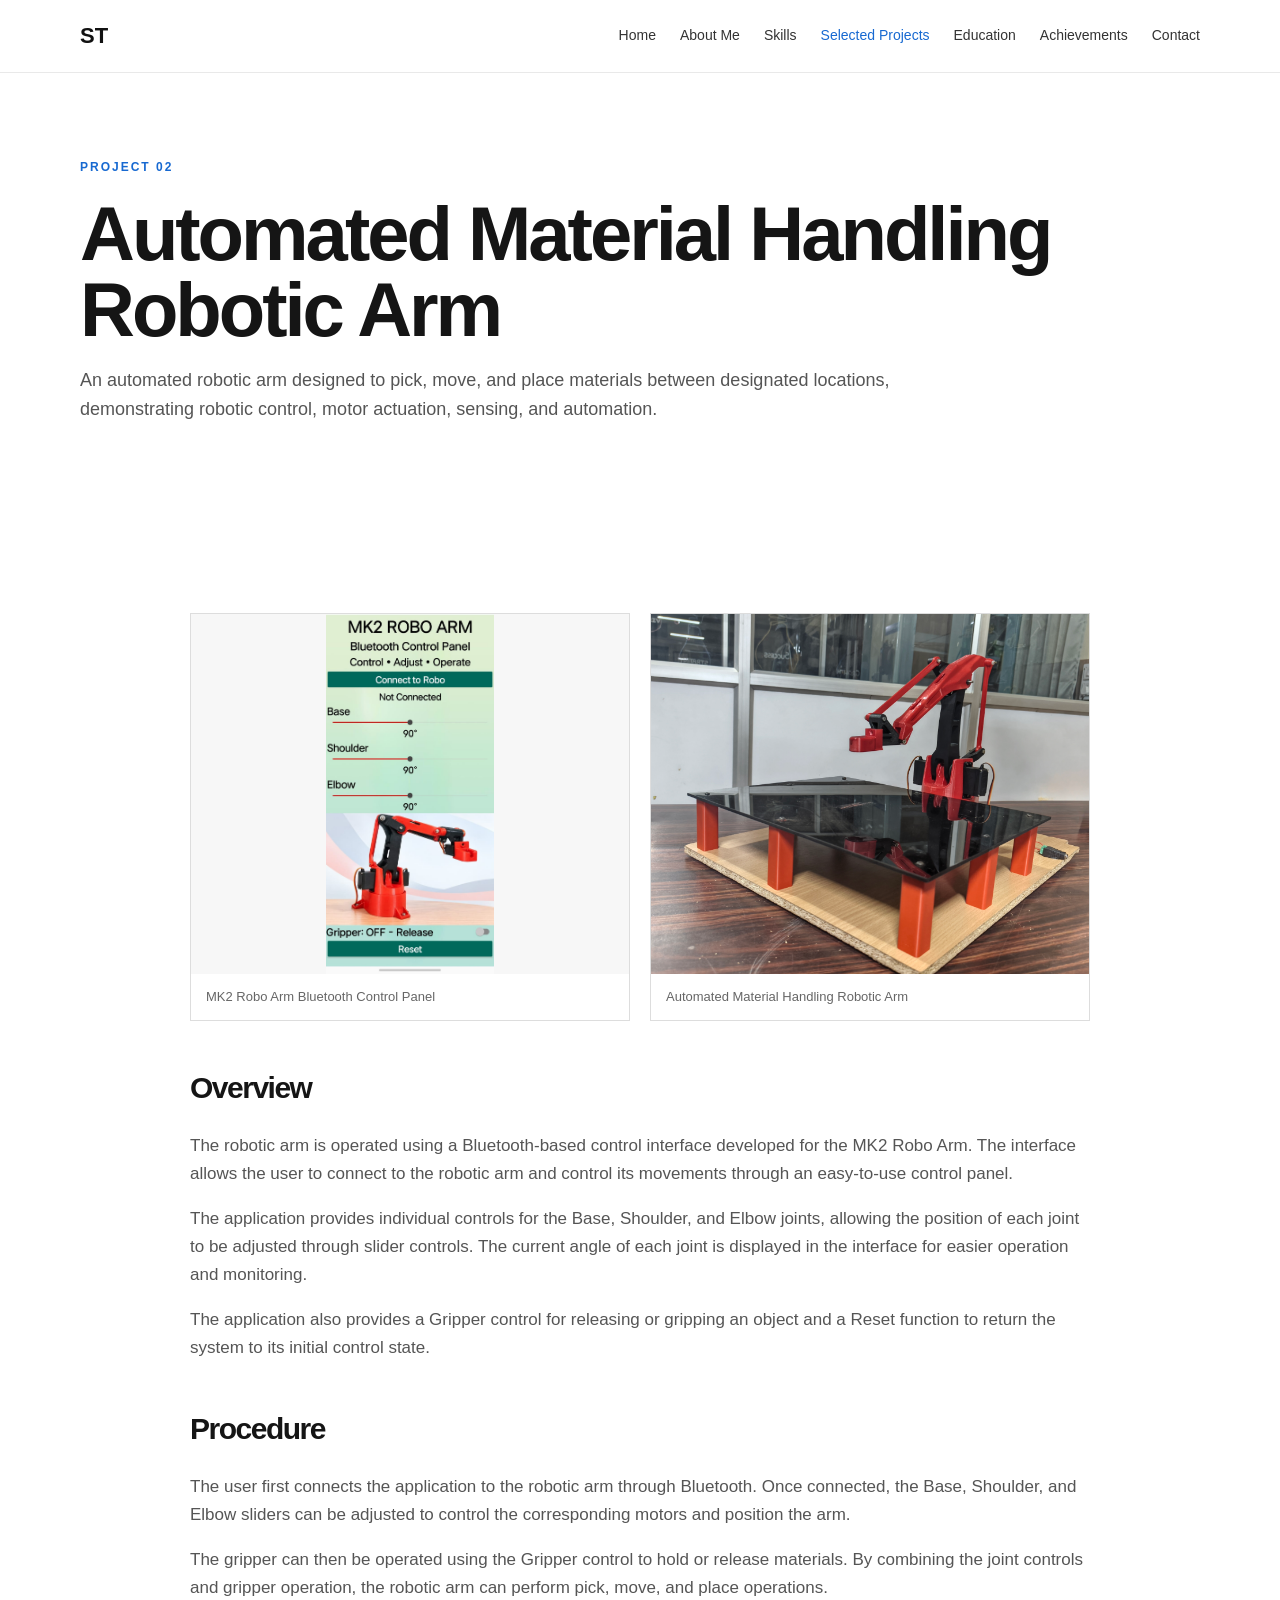
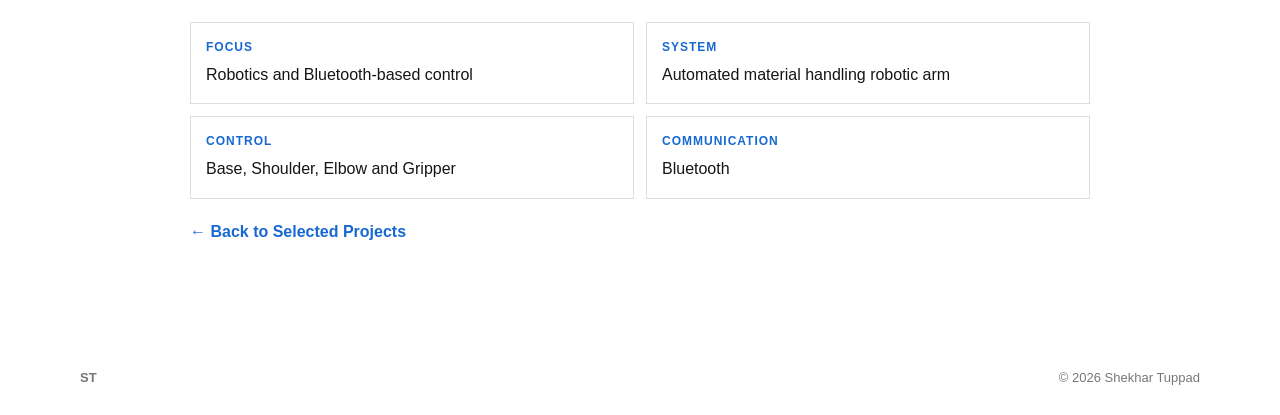
<file: robotic-arm.html>
<!DOCTYPE html>
<html lang="en">
<head>
<meta charset="UTF-8">
<meta name="viewport" content="width=device-width, initial-scale=1.0">

<title>Automated Material Handling Robotic Arm | Shekhar Tuppad</title>

<link rel="stylesheet" href="css/style.css">
</head>

<body>

<header class="header">
<nav class="nav container">

<a class="logo" href="index.html">ST</a>

<button class="menu-toggle" aria-label="Open navigation" aria-expanded="false">☰</button>

<div class="nav-links">
<a href="index.html">Home</a>
<a href="about.html">About Me</a>
<a href="skills.html">Skills</a>
<a class="active" href="projects.html">Selected Projects</a>
<a href="education.html">Education</a>
<a href="achievements.html">Achievements</a>
<a href="contact.html">Contact</a>
</div>

</nav>
</header>

<main>

<section class="page-hero container">

<p class="eyebrow">PROJECT 02</p>

<h1>Automated Material Handling Robotic Arm</h1>

<p class="wide-text">
An automated robotic arm designed to pick, move, and place materials between designated locations, demonstrating robotic control, motor actuation, sensing, and automation.
</p>

</section>

<section class="section container detail">

<!-- PROJECT IMAGE GALLERY -->

<div class="project-gallery">

    <figure>
        <img src="images/robo-arm-app.jpeg"
             alt="MK2 Robo Arm Bluetooth Control Panel"
             style="object-fit:contain;background:#f7f7f7;">

        <figcaption>MK2 Robo Arm Bluetooth Control Panel</figcaption>
    </figure>

    <figure>
        <img src="images/robotic-arm.jpg"
             alt="Automated Material Handling Robotic Arm">

        <figcaption>Automated Material Handling Robotic Arm</figcaption>
    </figure>

</div>


<!-- OVERVIEW -->

<h2>Overview</h2>

<p>
The robotic arm is operated using a Bluetooth-based control interface developed for the MK2 Robo Arm.
The interface allows the user to connect to the robotic arm and control its movements through an easy-to-use control panel.
</p>

<p>
The application provides individual controls for the Base, Shoulder, and Elbow joints, allowing the position of each joint to be adjusted through slider controls.
The current angle of each joint is displayed in the interface for easier operation and monitoring.
</p>

<p>
The application also provides a Gripper control for releasing or gripping an object and a Reset function to return the system to its initial control state.
</p>


<!-- PROCEDURE -->

<h2>Procedure</h2>

<p>
The user first connects the application to the robotic arm through Bluetooth.
Once connected, the Base, Shoulder, and Elbow sliders can be adjusted to control the corresponding motors and position the arm.
</p>

<p>
The gripper can then be operated using the Gripper control to hold or release materials.
By combining the joint controls and gripper operation, the robotic arm can perform pick, move, and place operations.
</p>


<!-- PROJECT INFORMATION -->

<div class="info-list">

    <div>
        <strong>Focus</strong>
        Robotics and Bluetooth-based control
    </div>

    <div>
        <strong>System</strong>
        Automated material handling robotic arm
    </div>

    <div>
        <strong>Control</strong>
        Base, Shoulder, Elbow and Gripper
    </div>

    <div>
        <strong>Communication</strong>
        Bluetooth
    </div>

</div>


<a class="back" href="projects.html">← Back to Selected Projects</a>

</section>

</main>

<footer>
<div class="container footer">
<strong>ST</strong>
<span>© 2026 Shekhar Tuppad</span>
</div>
</footer>

<script>
const b = document.querySelector(".menu-toggle"),
n = document.querySelector(".nav-links");

if (b) {
    b.addEventListener("click", () => {
        const o = n.classList.toggle("open");
        b.setAttribute("aria-expanded", o);
    });

    n.querySelectorAll("a").forEach(a =>
        a.addEventListener("click", () => n.classList.remove("open"))
    );
}
</script>

</body>
</html>
</file>
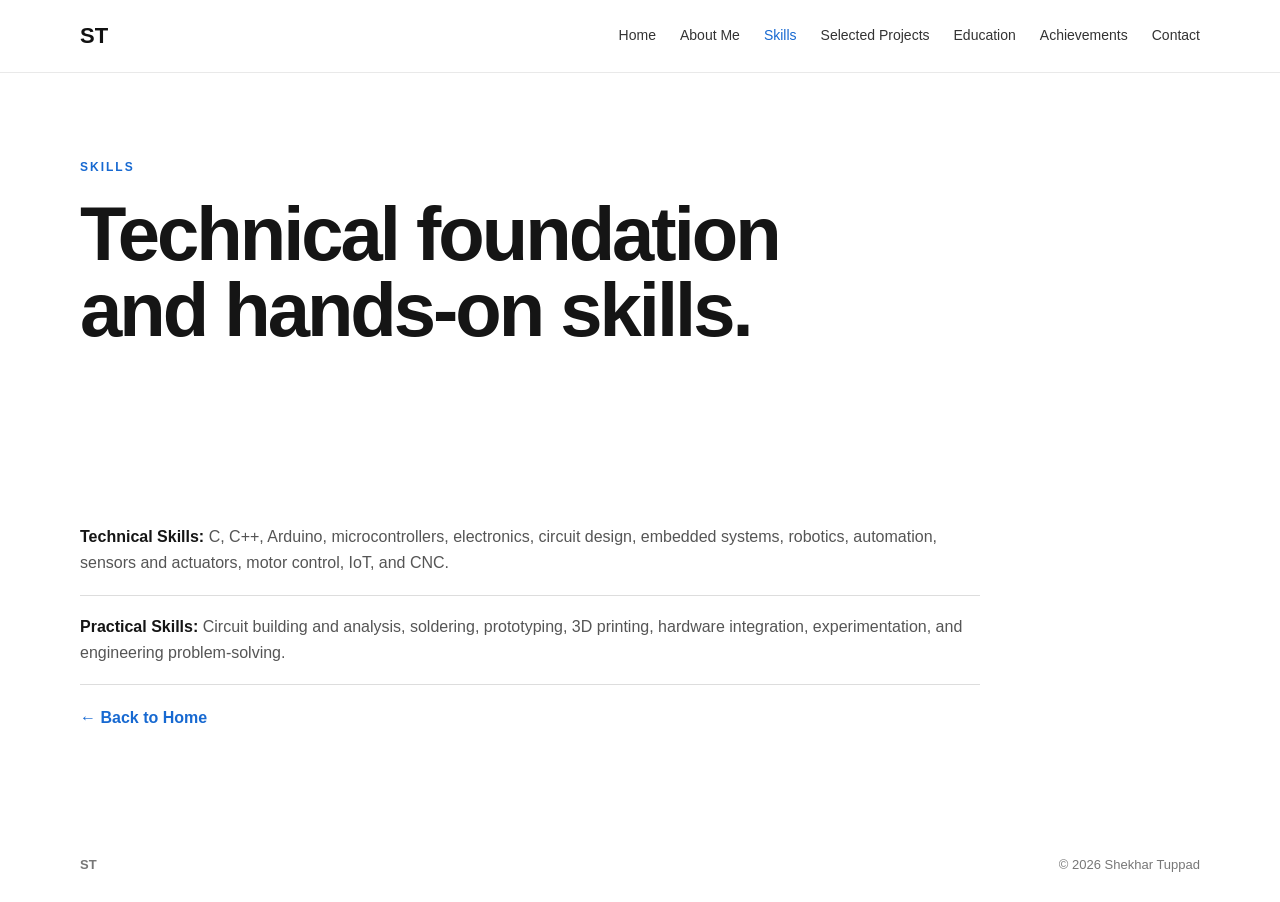
<file: skills.html>
<!DOCTYPE html><html lang="en"><head><meta charset="UTF-8"><meta name="viewport" content="width=device-width,initial-scale=1.0"><title>Skills | Shekhar Tuppad</title><link rel="stylesheet" href="css/style.css"></head><body>
<header class="header"><nav class="nav container"><a class="logo" href="index.html">ST</a><button class="menu-toggle" aria-label="Open navigation" aria-expanded="false">☰</button><div class="nav-links"><a href="index.html">Home</a><a href="about.html">About Me</a><a class="active" href="skills.html">Skills</a><a href="projects.html">Selected Projects</a><a href="education.html">Education</a><a href="achievements.html">Achievements</a><a href="contact.html">Contact</a></div></nav></header>
<main><section class="page-hero container"><p class="eyebrow">SKILLS</p><h1>Technical foundation<br>and hands-on skills.</h1></section><section class="section container"><div class="skill-lines"><div class="skill-line"><strong>Technical Skills:</strong> C, C++, Arduino, microcontrollers, electronics, circuit design, embedded systems, robotics, automation, sensors and actuators, motor control, IoT, and CNC.</div><div class="skill-line"><strong>Practical Skills:</strong> Circuit building and analysis, soldering, prototyping, 3D printing, hardware integration, experimentation, and engineering problem-solving.</div></div><a class="back" href="index.html">← Back to Home</a></section></main><footer><div class="container footer"><strong>ST</strong><span>© 2026 Shekhar Tuppad</span></div></footer><script>const b=document.querySelector(".menu-toggle"),n=document.querySelector(".nav-links");if(b){b.addEventListener("click",()=>{const o=n.classList.toggle("open");b.setAttribute("aria-expanded",o);});n.querySelectorAll("a").forEach(a=>a.addEventListener("click",()=>n.classList.remove("open")));}</script></body></html>
</file>
<file: css/style.css>
*{box-sizing:border-box}html{scroll-behavior:smooth}body{margin:0;font-family:Arial,Helvetica,sans-serif;color:#151515;background:#fff;line-height:1.65}.container{width:min(1120px,90%);margin:auto}.header{position:sticky;top:0;background:#fff;border-bottom:1px solid #e9e9e9;z-index:20}.nav{min-height:72px;display:flex;align-items:center;justify-content:space-between}.logo{font-weight:800;font-size:22px;color:#111;text-decoration:none}.nav-links{display:flex;gap:24px;flex-wrap:wrap}.nav-links a{color:#333;text-decoration:none;font-size:14px}.nav-links a:hover,.nav-links a.active{color:#1769d1}.hero{min-height:650px;display:grid;grid-template-columns:1.4fr .6fr;align-items:center;gap:60px}.eyebrow{font-size:12px;letter-spacing:2px;font-weight:700;color:#1769d1;margin:0 0 18px}.hero h1{font-size:clamp(56px,8vw,92px);line-height:.95;margin:0 0 25px;letter-spacing:-4px}.hero-subtitle{max-width:650px;color:#555;font-size:19px}.buttons{display:flex;gap:12px;margin-top:30px}.button{padding:12px 20px;text-decoration:none;border:1px solid #1769d1;font-weight:600;font-size:14px}.primary{background:#1769d1;color:#fff}.secondary{color:#1769d1;background:#fff}.photo-placeholder{height:360px;border:1px solid #ddd;display:grid;place-items:center;text-align:center;color:#999;letter-spacing:2px;font-size:12px}.section{padding:95px 0}.section h2{font-size:42px;line-height:1.1;letter-spacing:-1.5px;margin:0 0 28px}.wide-text{max-width:850px;font-size:18px;color:#555}.light{background:#f7f7f7}.skill-lines{max-width:900px}.skill-line{padding:18px 0;border-bottom:1px solid #ddd;color:#555}.skill-line strong{color:#151515}.cards{display:grid;grid-template-columns:repeat(3,1fr);gap:18px}.card{border:1px solid #ddd;padding:28px;background:#fff}.card h3{font-size:23px;line-height:1.2;margin:10px 0 12px}.card p{color:#666;font-size:14px}.arrow{color:#1769d1;font-weight:700;text-decoration:none}.project-image{height:210px;background:#f3f3f3;display:grid;place-items:center;color:#aaa;font-size:11px;letter-spacing:1px;margin:-28px -28px 25px}.number{color:#1769d1;font-size:12px;font-weight:bold}.tags{display:flex;flex-wrap:wrap;gap:6px;margin-top:18px}.tags span{background:#fafafa;border:1px solid #ddd;padding:5px 8px;font-size:12px}.timeline{border-left:2px solid #1769d1;padding-left:25px}.timeline strong{font-size:20px}.timeline p,.timeline small{color:#666}.empty-grid{display:grid;grid-template-columns:repeat(3,1fr);gap:15px}.empty-grid div{border:1px dashed #ccc;padding:35px;text-align:center;color:#999}.contact-section{background:#151515;color:#fff}.contact{display:grid;grid-template-columns:1fr 1fr;gap:60px}.contact-section .eyebrow{color:#78aef0}.contact-section p{color:#bbb}.contact-links{display:flex;flex-direction:column;gap:16px;justify-content:center}.contact-links a{color:#fff;text-decoration:none;border-bottom:1px solid #444;padding-bottom:10px}.footer{height:75px;display:flex;justify-content:space-between;align-items:center;font-size:13px;color:#777}footer{background:#fff}.page-hero{padding:85px 0 45px}.page-hero h1{font-size:clamp(46px,7vw,76px);line-height:1;margin:0 0 18px;letter-spacing:-3px}.back{display:inline-block;margin-top:20px;color:#1769d1;text-decoration:none;font-weight:600}.detail{max-width:900px}.detail h2{font-size:30px;margin-top:50px}.detail p{color:#555;font-size:17px}.project-detail{border-top:1px solid #ddd;padding:55px 0}.project-detail:first-child{border-top:0}.project-detail h2{margin-top:0}.info-list{display:grid;grid-template-columns:repeat(2,1fr);gap:12px;margin-top:20px}.info-list div{border:1px solid #ddd;padding:15px}.info-list strong{display:block;font-size:12px;text-transform:uppercase;letter-spacing:1px;color:#1769d1;margin-bottom:4px}@media(max-width:800px){.nav-links{gap:10px}.hero{grid-template-columns:1fr;min-height:auto;padding:75px 0}.photo-placeholder{height:280px}.cards,.empty-grid,.contact,.info-list{grid-template-columns:1fr}.section{padding:70px 0}.section h2{font-size:34px}.hero h1{letter-spacing:-2px}.footer{height:auto;padding:25px 0;gap:15px;flex-direction:column;align-items:flex-start}}
.project-detail h3{font-size:20px;margin:32px 0 8px}.project-detail h3+p{margin-top:0}

.project-hero-image{height:360px;background:#f3f3f3;border:1px solid #ddd;display:grid;place-items:center;color:#aaa;font-size:11px;letter-spacing:1px;margin-bottom:35px}
.certificate-grid{display:grid;grid-template-columns:1fr 1fr;gap:28px}.certificate-card{border:1px solid #ddd;background:#fff}.certificate-card img{display:block;width:100%;height:300px;object-fit:contain;background:#f7f7f7;border-bottom:1px solid #ddd}.certificate-info{padding:25px}.certificate-info h2{font-size:24px;margin:0 0 10px}.certificate-info p{color:#666;font-size:14px}.certificate-info strong{color:#1769d1}
@media(max-width:800px){.certificate-grid{grid-template-columns:1fr}.certificate-card img{height:230px}.project-hero-image{height:260px}}

.project-gallery{display:grid;grid-template-columns:1fr 1fr;gap:20px;margin:30px 0 45px}
.project-gallery figure{margin:0;border:1px solid #ddd;background:#f7f7f7}
.project-gallery img{display:block;width:100%;height:360px;object-fit:cover}
.project-gallery figcaption{padding:12px 15px;font-size:13px;color:#666;background:#fff}
.project-image{overflow:hidden}
.project-image img{display:block;width:100%;height:100%;object-fit:cover}
@media(max-width:800px){.project-gallery{grid-template-columns:1fr}.project-gallery img{height:280px}}


/* Mobile-friendly improvements */
*{max-width:100%}
img{max-width:100%}
body{overflow-x:hidden}
.header{width:100%}
.nav{position:relative;gap:18px}
.menu-toggle{display:none;border:1px solid #ddd;background:#fff;color:#151515;font-size:22px;line-height:1;padding:8px 11px;cursor:pointer;border-radius:6px}
.hero{width:min(1120px,90%);grid-template-columns:minmax(0,1.25fr) minmax(280px,.75fr)}
.hero h1{overflow-wrap:anywhere}
.project-image img{object-fit:cover}
.project-gallery img{object-fit:cover}

/* Tablet */
@media (max-width: 900px){
  .container{width:min(94%,760px)}
  .nav{min-height:68px}
  .nav-links{gap:14px}
  .nav-links a{font-size:13px}
  .hero{grid-template-columns:1fr;gap:40px;padding:75px 0}
  .hero-text{max-width:760px}
  .photo-placeholder{width:min(100%,360px);height:320px}
  .cards{grid-template-columns:1fr 1fr}
  .contact{grid-template-columns:1fr}
}

/* Phones */
@media (max-width: 640px){
  .container{width:calc(100% - 32px)}
  .nav{min-height:62px}
  .menu-toggle{display:block}
  .nav-links{
    display:none;
    position:absolute;
    top:61px;
    left:0;
    right:0;
    padding:10px 16px 16px;
    background:#fff;
    border:1px solid #e9e9e9;
    border-top:0;
    box-shadow:0 8px 20px rgba(0,0,0,.06);
    flex-direction:column;
    gap:0;
  }
  .nav-links.open{display:flex}
  .nav-links a{
    display:block;
    padding:13px 4px;
    border-bottom:1px solid #eee;
    font-size:15px;
  }
  .nav-links a:last-child{border-bottom:0}
  .hero{
    min-height:auto;
    padding:64px 0 72px;
    gap:34px;
  }
  .hero h1{
    font-size:clamp(48px,15vw,68px);
    letter-spacing:-2.5px;
  }
  .hero-subtitle{font-size:17px;line-height:1.55}
  .buttons{flex-direction:column;align-items:stretch}
  .button{text-align:center;padding:14px 18px}
  .photo-placeholder{width:100%;height:300px}
  .section{padding:64px 0}
  .section h2,.page-hero h1{font-size:34px;letter-spacing:-1px}
  .page-hero{padding:60px 0 30px}
  .page-hero .wide-text{font-size:16px}
  .wide-text{font-size:17px}
  .cards,.empty-grid,.contact,.info-list,.certificate-grid{grid-template-columns:1fr}
  .card{padding:22px}
  .project-image{margin:-22px -22px 22px;height:210px}
  .project h3,.card h3{font-size:21px}
  .project-detail{padding:42px 0}
  .project-detail h2{font-size:30px}
  .project-detail p,.detail p{font-size:16px}
  .project-hero-image{height:240px}
  .project-gallery{grid-template-columns:1fr;gap:14px}
  .project-gallery img{height:auto;max-height:420px;object-fit:contain;background:#f7f7f7}
  .certificate-card img{height:auto;max-height:none;object-fit:contain}
  .certificate-info{padding:20px}
  .certificate-info h2{font-size:21px}
  .skill-line{font-size:15px;line-height:1.7}
  .timeline{padding-left:18px}
  .footer{padding:22px 0}
}

/* Very small phones */
@media (max-width: 380px){
  .container{width:calc(100% - 24px)}
  .hero h1{font-size:46px}
  .section h2,.page-hero h1{font-size:30px}
  .photo-placeholder{height:250px}
}

/* ===== SHEKHAR NEWSLETTER SECTION ===== */

.newsletter-section {
    background: #F6F9FF;
    padding: 65px 20px;
    margin-top: 40px;
    text-align: center;
}

.newsletter-container {
    max-width: 900px;
    margin: 0 auto;
}

.newsletter-section h2 {
    color: #1769D1;
    font-size: 32px;
    margin-bottom: 15px;
}

.newsletter-section p {
    color: #555;
    font-size: 16px;
    line-height: 1.7;
    max-width: 700px;
    margin: 0 auto 25px;
}

.newsletter-form {
    width: 100%;
    max-width: 540px;
    margin: 0 auto;
}

.newsletter-form iframe {
    display: block;
    width: 100%;
    height: 450px;
    border: none;
    margin: 0 auto;
}

/* Mobile responsive */
@media (max-width: 600px) {
    .newsletter-section {
        padding: 45px 15px;
    }

    .newsletter-section h2 {
        font-size: 27px;
    }

    .newsletter-form iframe {
        height: 480px;
    }
}


/* ===== NEWSLETTER SECTION ===== */

.newsletter-section {
    background: #F6F9FF;
    padding: 35px 20px 20px;
    margin-top: 35px;
}

.newsletter-container {
    max-width: 900px;
    margin: 0 auto;
}

.newsletter-form {
    width: 100%;
    max-width: 540px;
    margin: 0 auto;
}

.newsletter-form iframe {
    display: block;
    width: 100%;
    height: 700px;
    max-width: 540px;
    border: none;
    margin: 0 auto;
    overflow: hidden;
}

@media (max-width: 600px) {
    .newsletter-section {
        padding: 25px 12px 15px;
    }

    .newsletter-form iframe {
        height: 720px;
    }
}
</file>
